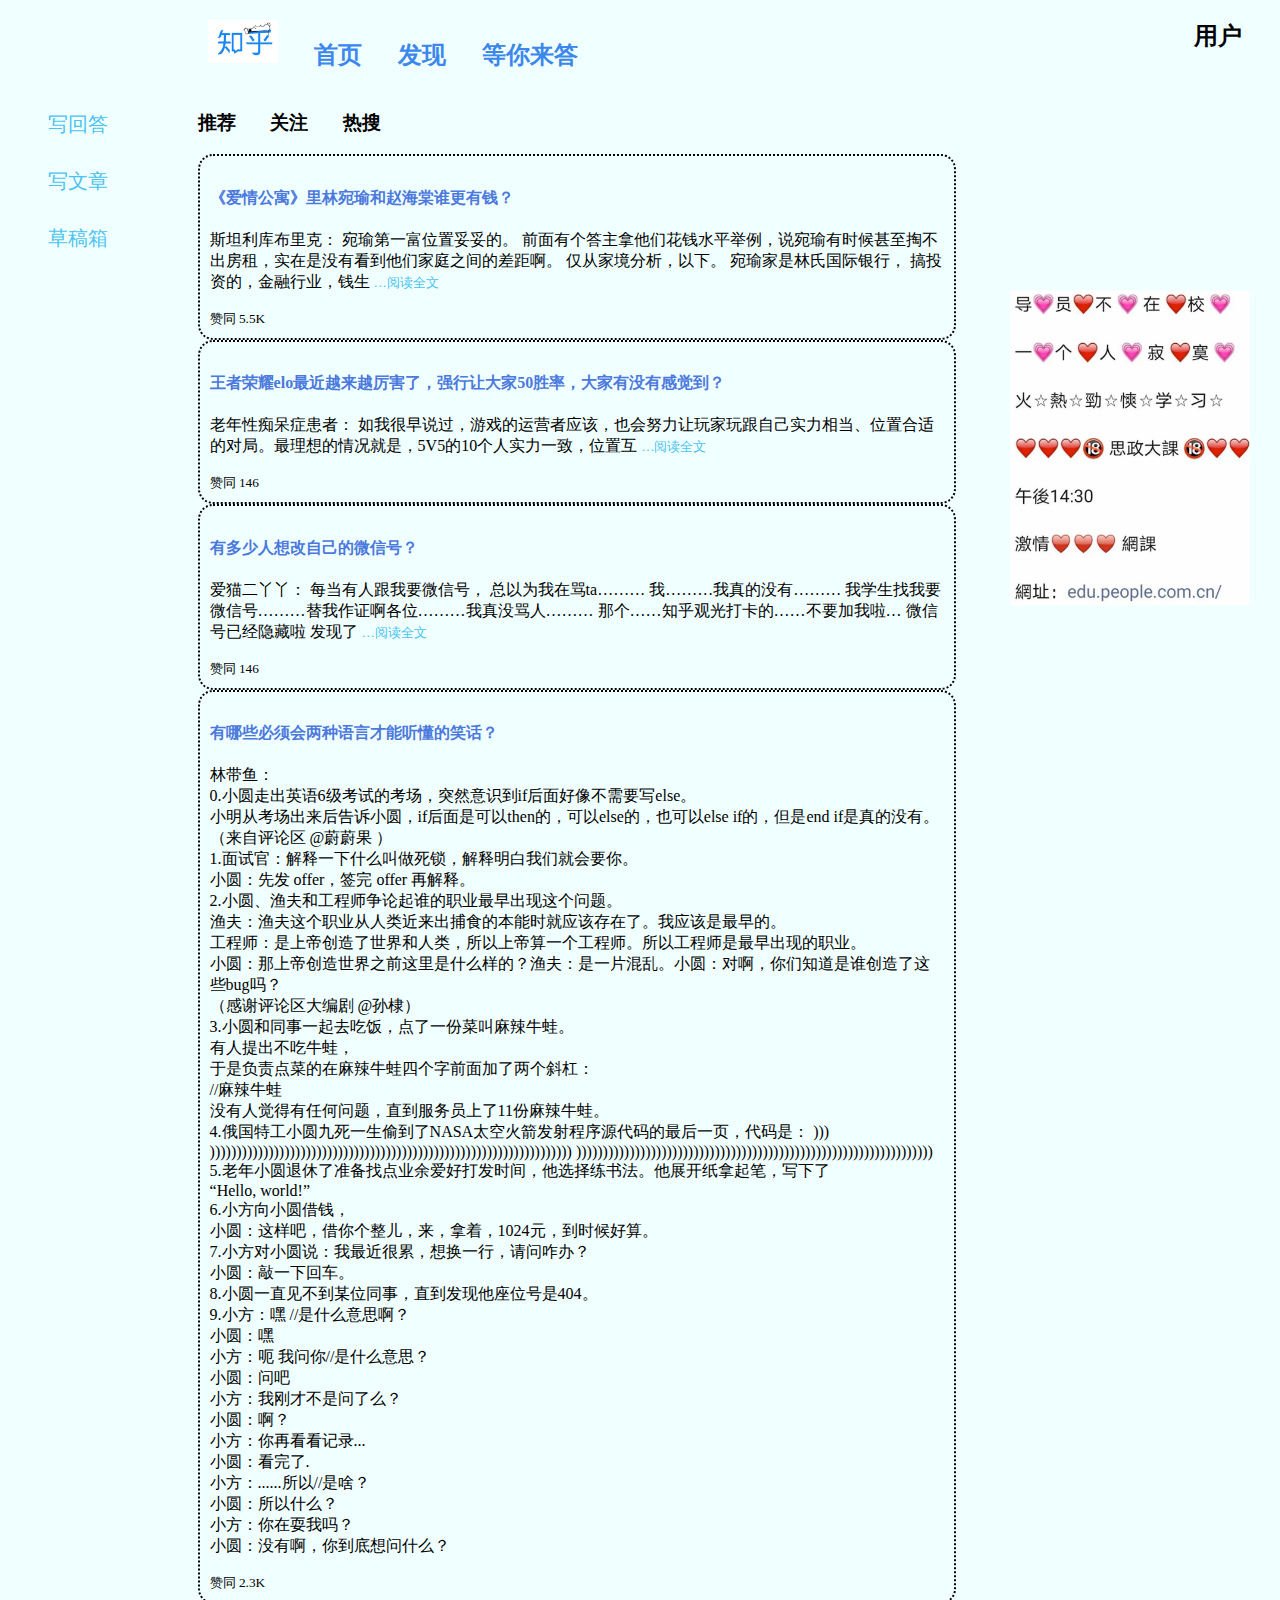
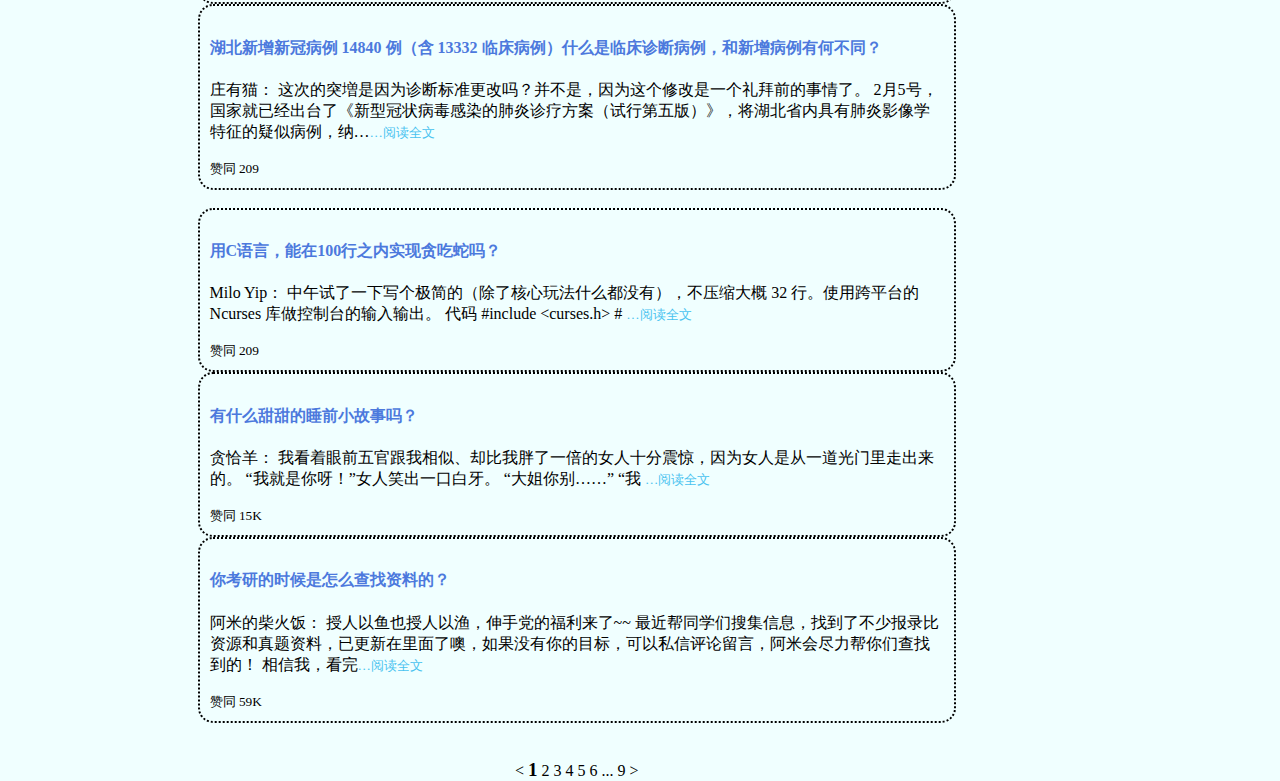
<file: lab1/index.html>
<!DOCTYPE html>
<html lang="en">
<head>
    <meta charset="UTF-8">
    <meta name="viewport" content="width=device-width, initial-scale=1.0">
    <link rel="stylesheet" href="index.css">
    <title>知乎</title>
</head>
<body>
    <header>
        <nav>
            <h2>
                <a id=icon href="https://www.zhihu.com"><img width="70" height="43" src="images/zhihu_logo.jpeg" alt="知乎"></a>
                <a href="https://www.zhihu.com">首页</a>
                <a href="https://www.zhihu.com">发现</a>
                <a href="https://www.zhihu.com">等你来答</a>
                <a id=user href="https://www.zhihu.com">用户</a>
            </h2>
        </nav>
    </header>
    <div>
        <aside>
            <ul>
                <li><a href="https://www.zhihu.com/creator/featured-question/knowledge-plan">写回答</a></li>
                <li><a href="https://zhuanlan.zhihu.com/write">写文章</a></li>
                <li><a href="https://www.zhihu.com/draft?type=answer">草稿箱</a></li>
            </ul>
        </aside>
        <div id=content>
            <h3>
                <a href="https://www.zhihu.com">推荐</a>
                <a href="https://www.zhihu.com">关注</a>
                <a href="https://www.zhihu.com">热搜</a>
            </h3>
            <article>
                <h4>
                    《爱情公寓》里林宛瑜和赵海棠谁更有钱？
                </h4>
                <p>
                    斯坦利库布里克： 宛瑜第一富位置妥妥的。 前面有个答主拿他们花钱水平举例，说宛瑜有时候甚至掏不出房租，实在是没有看到他们家庭之间的差距啊。 仅从家境分析，以下。 宛瑜家是林氏国际银行， 搞投资的，金融行业，钱生
                    <span>…​阅读全文​</span>
                </p>
                <small>
                    赞同 5.5K
                </small>
            </article>
            <article>
                <h4>
                    王者荣耀elo最近越来越厉害了，强行让大家50胜率，大家有没有感觉到？
                </h4>
                <p>
                    老年性痴呆症患者： 如我很早说过，游戏的运营者应该，也会努力让玩家玩跟自己实力相当、位置合适的对局。最理想的情况就是，5V5的10个人实力一致，位置互
                    <span>…​阅读全文​</span>
                </p>
                <small>
                    ​赞同 146​
                </small>
            </article>
            <article>
                <h4>
                    有多少人想改自己的微信号？
                </h4>
                <p>
                    爱猫二丫丫： 每当有人跟我要微信号， 总以为我在骂ta……… 我………我真的没有……… 我学生找我要微信号………替我作证啊各位………我真没骂人……… 那个……知乎观光打卡的……不要加我啦… 微信号已经隐藏啦 发现了
                    <span>…​阅读全文</span>​
                </p>
                <small>
                    ​赞同 146​
                </small>
            </article>
            <article>
                <h4>
                    有哪些必须会两种语言才能听懂的笑话？
                </h4>
                <p>
                    林带鱼：<br>
                    0.小圆走出英语6级考试的考场，突然意识到if后面好像不需要写else。<br>
                    小明从考场出来后告诉小圆，if后面是可以then的，可以else的，也可以else if的，但是end if是真的没有。<br>
                    （来自评论区 @蔚蔚果 ）<br>
                    1.面试官：解释一下什么叫做死锁，解释明白我们就会要你。<br>
                    小圆：先发 offer，签完 offer 再解释。<br>
                    2.小圆、渔夫和工程师争论起谁的职业最早出现这个问题。<br>
                    渔夫：渔夫这个职业从人类近来出捕食的本能时就应该存在了。我应该是最早的。<br>
                    工程师：是上帝创造了世界和人类，所以上帝算一个工程师。所以工程师是最早出现的职业。<br>
                    小圆：那上帝创造世界之前这里是什么样的？渔夫：是一片混乱。小圆：对啊，你们知道是谁创造了这些bug吗？<br>
                    （感谢评论区大编剧 @孙棣）<br>
                    3.小圆和同事一起去吃饭，点了一份菜叫麻辣牛蛙。<br>
                    有人提出不吃牛蛙，<br>
                    于是负责点菜的在麻辣牛蛙四个字前面加了两个斜杠：<br>
                    //麻辣牛蛙<br>
                    没有人觉得有任何问题，直到服务员上了11份麻辣牛蛙。<br>
                    4.俄国特工小圆九死一生偷到了NASA太空火箭发射程序源代码的最后一页，代码是： )))
                    ))))))))))))))))))))))))))))))))))))))))))))))))))))))))))))))))))))
                    )))))))))))))))))))))))))))))))))))))))))))))))))))))))))))))))))))<br>
                    5.老年小圆退休了准备找点业余爱好打发时间，他选择练书法。他展开纸拿起笔，写下了<br>
                    “Hello, world!”<br>
                    6.小方向小圆借钱，<br>
                    小圆：这样吧，借你个整儿，来，拿着，1024元，到时候好算。<br>
                    7.小方对小圆说：我最近很累，想换一行，请问咋办？<br>
                    小圆：敲一下回车。<br>
                    8.小圆一直见不到某位同事，直到发现他座位号是404。<br>
                    9.小方：嘿 //是什么意思啊？<br>
                    小圆：嘿<br>
                    小方：呃 我问你//是什么意思？<br>
                    小圆：问吧<br>
                    小方：我刚才不是问了么？<br>
                    小圆：啊？<br>
                    小方：你再看看记录...<br>
                    小圆：看完了.<br>
                    小方：......所以//是啥？<br>
                    小圆：所以什么？<br>
                    小方：你在耍我吗？<br>
                    小圆：没有啊，你到底想问什么？<br>
                </p>
                <small>
                    ​​赞同 2.3K
                </small>
            </article>
            <article>
                <h4>
                    湖北新增新冠病例 14840 例（含 13332 临床病例）什么是临床诊断病例，和新增病例有何不同？
                </h4>
                <p>
                    庄有猫： 这次的突増是因为诊断标准更改吗？并不是，因为这个修改是一个礼拜前的事情了。 2月5号，国家就已经出台了《新型冠状病毒感染的肺炎诊疗方案（试行第五版）》，将湖北省内具有肺炎影像学特征的疑似病例，纳…
                    ​<span>…​阅读全文​</span>
                </p>
                <small>
                    ​赞同 209​
                </small>
            </article>
            ​<article>
                <h4>
                    用C语言，能在100行之内实现贪吃蛇吗？
                </h4>
                <p>
                    Milo Yip： 中午试了一下写个极简的（除了核心玩法什么都没有），不压缩大概 32 行。使用跨平台的 Ncurses 库做控制台的输入输出。 代码 #include &#60curses.h&#62 #
                    <span>…​阅读全文​</span>
                </p>
                <small>
                    ​赞同 209​
                </small>
            </article>
            <article>
                <h4>
                    有什么甜甜的睡前小故事吗？
                </h4>
                <p>
                    贪恰羊： 我看着眼前五官跟我相似、却比我胖了一倍的女人十分震惊，因为女人是从一道光门里走出来的。 “我就是你呀！”女人笑出一口白牙。 “大姐你别……” “我
                    <span>…​阅读全文​</span>
                </p>
                <small>
                    ​赞同 15K
                </small>
            </article>
            <article>
                <h4>
                    你考研的时候是怎么查找资料的？
                </h4>
                <p>
                    阿米的柴火饭： 授人以鱼也授人以渔，伸手党的福利来了~~ 最近帮同学们搜集信息，找到了不少报录比资源和真题资料，已更新在里面了噢，如果没有你的目标，可以私信评论留言，阿米会尽力帮你们查找到的！ 相信我，看完
                    ​<span>…​阅读全文​</span>
                </p>
                <small>
                    ​赞同 59K
                </small>
            </article>
            <br><br>
            <div id=pages>
                < <span>1</span> 2 3 4 5 6 ... 9 >
            </div>
        </div>
    </div>
    <div id=ads>
        <a href="https://edu.people.com.cn"><img src="images/yooo.png" height="315px" width="240px" alt="ads"></a>
    </div>
</body>
</html>
</file>
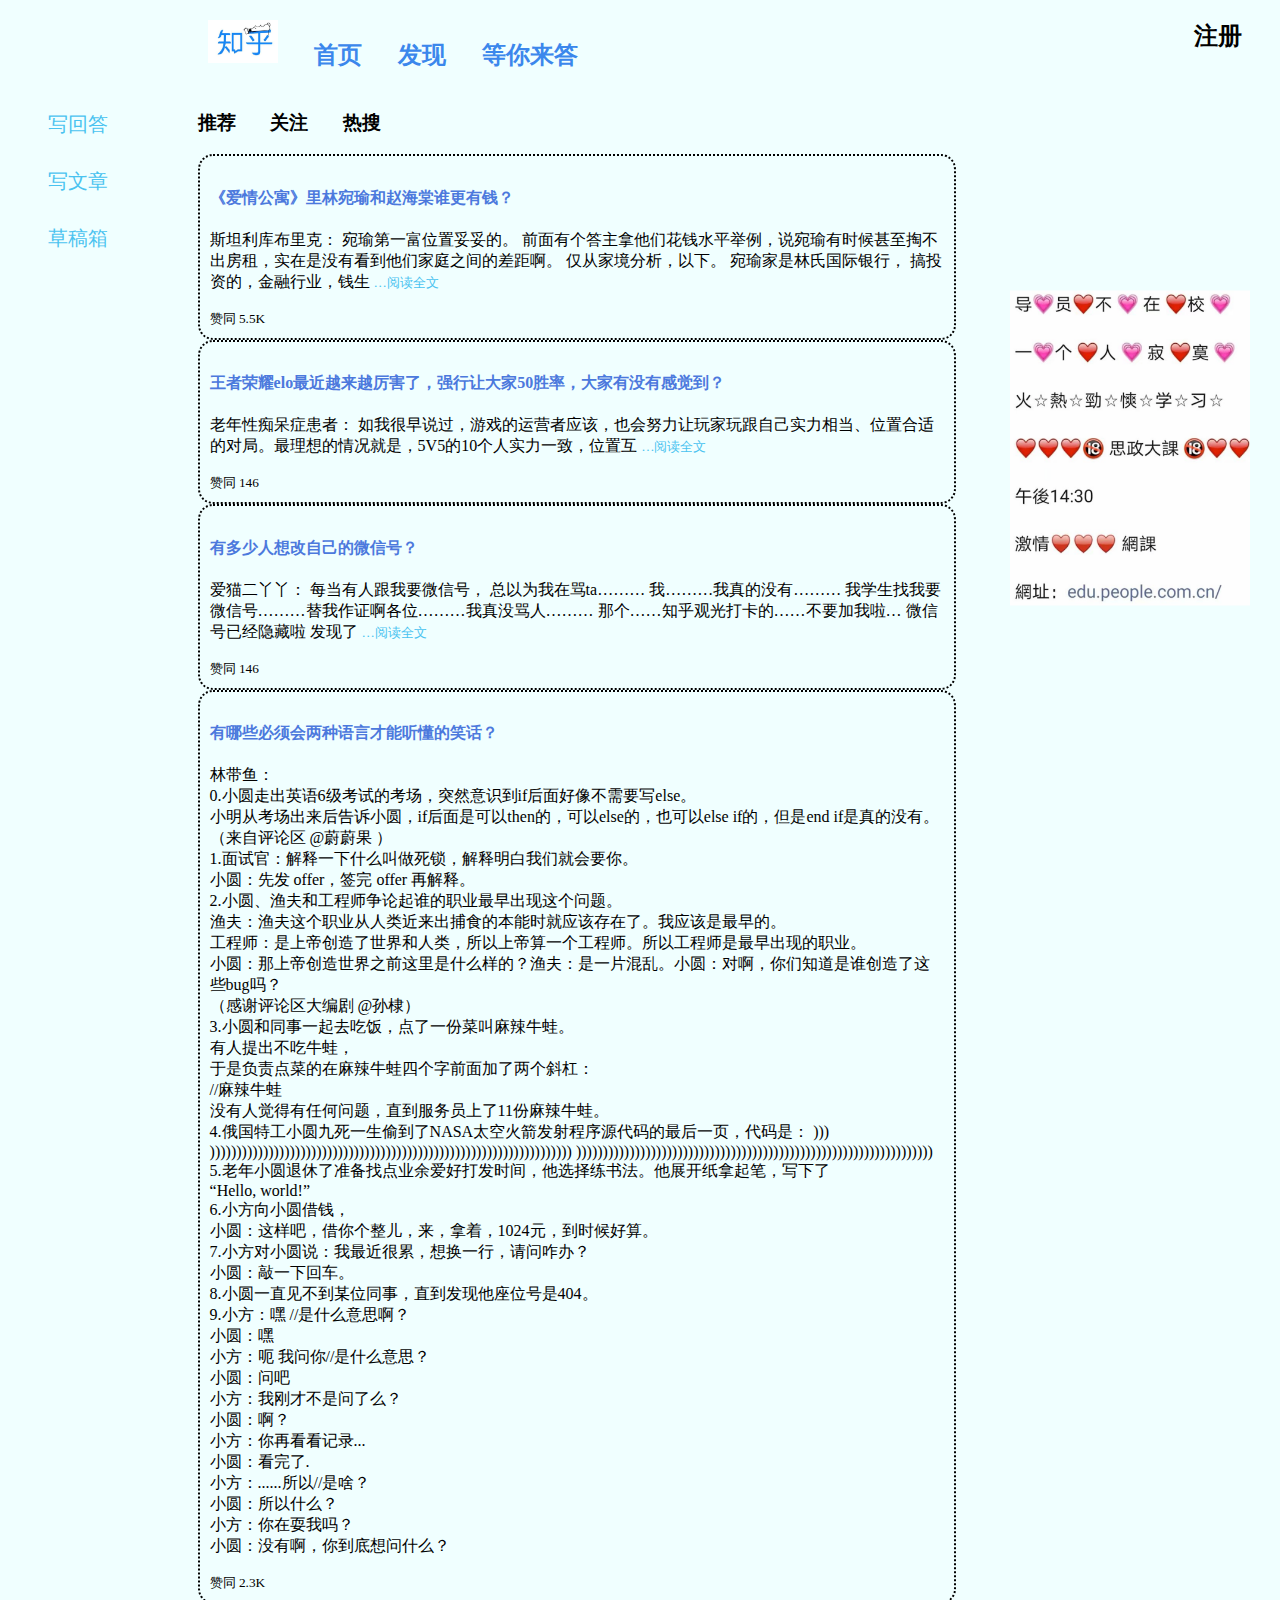
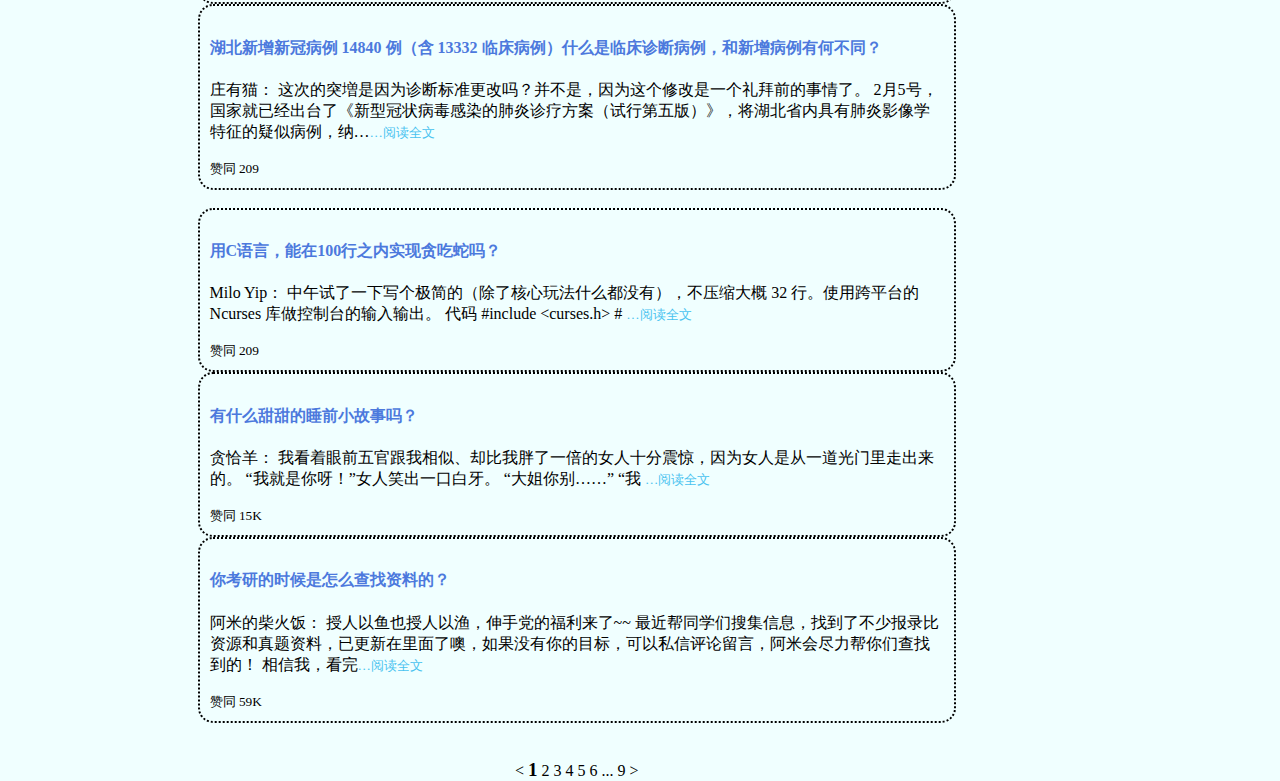
<file: lab2/index.html>
<!DOCTYPE html>
<html lang="en">
<head>
    <meta charset="UTF-8">
    <meta name="viewport" content="width=device-width, initial-scale=1.0">
    <link rel="stylesheet" href="index.css">
    <title>知乎</title>
</head>
<body>
    <header>
        <nav>
            <h2>
                <a id=icon href="https://www.zhihu.com"><img width="70" height="43" src="images/zhihu_logo.jpeg" alt="知乎"></a>
                <a href="https://www.zhihu.com">首页</a>
                <a href="https://www.zhihu.com">发现</a>
                <a href="https://www.zhihu.com">等你来答</a>
                <a id=user href="register.html">注册</a>
            </h2>
        </nav>
    </header>
    <div>
        <aside>
            <ul>
                <li><a href="https://www.zhihu.com/creator/featured-question/knowledge-plan">写回答</a></li>
                <li><a href="https://zhuanlan.zhihu.com/write">写文章</a></li>
                <li><a href="https://www.zhihu.com/draft?type=answer">草稿箱</a></li>
            </ul>
        </aside>
        <div id=content>
            <h3>
                <a href="https://www.zhihu.com">推荐</a>
                <a href="https://www.zhihu.com">关注</a>
                <a href="https://www.zhihu.com">热搜</a>
            </h3>
            <article>
                <h4>
                    《爱情公寓》里林宛瑜和赵海棠谁更有钱？
                </h4>
                <p>
                    斯坦利库布里克： 宛瑜第一富位置妥妥的。 前面有个答主拿他们花钱水平举例，说宛瑜有时候甚至掏不出房租，实在是没有看到他们家庭之间的差距啊。 仅从家境分析，以下。 宛瑜家是林氏国际银行， 搞投资的，金融行业，钱生
                    <span>…​阅读全文​</span>
                </p>
                <small>
                    赞同 5.5K
                </small>
            </article>
            <article>
                <h4>
                    王者荣耀elo最近越来越厉害了，强行让大家50胜率，大家有没有感觉到？
                </h4>
                <p>
                    老年性痴呆症患者： 如我很早说过，游戏的运营者应该，也会努力让玩家玩跟自己实力相当、位置合适的对局。最理想的情况就是，5V5的10个人实力一致，位置互
                    <span>…​阅读全文​</span>
                </p>
                <small>
                    ​赞同 146​
                </small>
            </article>
            <article>
                <h4>
                    有多少人想改自己的微信号？
                </h4>
                <p>
                    爱猫二丫丫： 每当有人跟我要微信号， 总以为我在骂ta……… 我………我真的没有……… 我学生找我要微信号………替我作证啊各位………我真没骂人……… 那个……知乎观光打卡的……不要加我啦… 微信号已经隐藏啦 发现了
                    <span>…​阅读全文</span>​
                </p>
                <small>
                    ​赞同 146​
                </small>
            </article>
            <article>
                <h4>
                    有哪些必须会两种语言才能听懂的笑话？
                </h4>
                <p>
                    林带鱼：<br>
                    0.小圆走出英语6级考试的考场，突然意识到if后面好像不需要写else。<br>
                    小明从考场出来后告诉小圆，if后面是可以then的，可以else的，也可以else if的，但是end if是真的没有。<br>
                    （来自评论区 @蔚蔚果 ）<br>
                    1.面试官：解释一下什么叫做死锁，解释明白我们就会要你。<br>
                    小圆：先发 offer，签完 offer 再解释。<br>
                    2.小圆、渔夫和工程师争论起谁的职业最早出现这个问题。<br>
                    渔夫：渔夫这个职业从人类近来出捕食的本能时就应该存在了。我应该是最早的。<br>
                    工程师：是上帝创造了世界和人类，所以上帝算一个工程师。所以工程师是最早出现的职业。<br>
                    小圆：那上帝创造世界之前这里是什么样的？渔夫：是一片混乱。小圆：对啊，你们知道是谁创造了这些bug吗？<br>
                    （感谢评论区大编剧 @孙棣）<br>
                    3.小圆和同事一起去吃饭，点了一份菜叫麻辣牛蛙。<br>
                    有人提出不吃牛蛙，<br>
                    于是负责点菜的在麻辣牛蛙四个字前面加了两个斜杠：<br>
                    //麻辣牛蛙<br>
                    没有人觉得有任何问题，直到服务员上了11份麻辣牛蛙。<br>
                    4.俄国特工小圆九死一生偷到了NASA太空火箭发射程序源代码的最后一页，代码是： )))
                    ))))))))))))))))))))))))))))))))))))))))))))))))))))))))))))))))))))
                    )))))))))))))))))))))))))))))))))))))))))))))))))))))))))))))))))))<br>
                    5.老年小圆退休了准备找点业余爱好打发时间，他选择练书法。他展开纸拿起笔，写下了<br>
                    “Hello, world!”<br>
                    6.小方向小圆借钱，<br>
                    小圆：这样吧，借你个整儿，来，拿着，1024元，到时候好算。<br>
                    7.小方对小圆说：我最近很累，想换一行，请问咋办？<br>
                    小圆：敲一下回车。<br>
                    8.小圆一直见不到某位同事，直到发现他座位号是404。<br>
                    9.小方：嘿 //是什么意思啊？<br>
                    小圆：嘿<br>
                    小方：呃 我问你//是什么意思？<br>
                    小圆：问吧<br>
                    小方：我刚才不是问了么？<br>
                    小圆：啊？<br>
                    小方：你再看看记录...<br>
                    小圆：看完了.<br>
                    小方：......所以//是啥？<br>
                    小圆：所以什么？<br>
                    小方：你在耍我吗？<br>
                    小圆：没有啊，你到底想问什么？<br>
                </p>
                <small>
                    ​​赞同 2.3K
                </small>
            </article>
            <article>
                <h4>
                    湖北新增新冠病例 14840 例（含 13332 临床病例）什么是临床诊断病例，和新增病例有何不同？
                </h4>
                <p>
                    庄有猫： 这次的突増是因为诊断标准更改吗？并不是，因为这个修改是一个礼拜前的事情了。 2月5号，国家就已经出台了《新型冠状病毒感染的肺炎诊疗方案（试行第五版）》，将湖北省内具有肺炎影像学特征的疑似病例，纳…
                    ​<span>…​阅读全文​</span>
                </p>
                <small>
                    ​赞同 209​
                </small>
            </article>
            ​<article>
                <h4>
                    用C语言，能在100行之内实现贪吃蛇吗？
                </h4>
                <p>
                    Milo Yip： 中午试了一下写个极简的（除了核心玩法什么都没有），不压缩大概 32 行。使用跨平台的 Ncurses 库做控制台的输入输出。 代码 #include &#60curses.h&#62 #
                    <span>…​阅读全文​</span>
                </p>
                <small>
                    ​赞同 209​
                </small>
            </article>
            <article>
                <h4>
                    有什么甜甜的睡前小故事吗？
                </h4>
                <p>
                    贪恰羊： 我看着眼前五官跟我相似、却比我胖了一倍的女人十分震惊，因为女人是从一道光门里走出来的。 “我就是你呀！”女人笑出一口白牙。 “大姐你别……” “我
                    <span>…​阅读全文​</span>
                </p>
                <small>
                    ​赞同 15K
                </small>
            </article>
            <article>
                <h4>
                    你考研的时候是怎么查找资料的？
                </h4>
                <p>
                    阿米的柴火饭： 授人以鱼也授人以渔，伸手党的福利来了~~ 最近帮同学们搜集信息，找到了不少报录比资源和真题资料，已更新在里面了噢，如果没有你的目标，可以私信评论留言，阿米会尽力帮你们查找到的！ 相信我，看完
                    ​<span>…​阅读全文​</span>
                </p>
                <small>
                    ​赞同 59K
                </small>
            </article>
            <br><br>
            <div id=pages>
                < <span>1</span> 2 3 4 5 6 ... 9 >
            </div>
        </div>
    </div>
    <div id=ads>
        <a href="https://edu.people.com.cn"><img src="images/yooo.png" height="315px" width="240px" alt="ads"></a>
    </div>
</body>
</html>
</file>
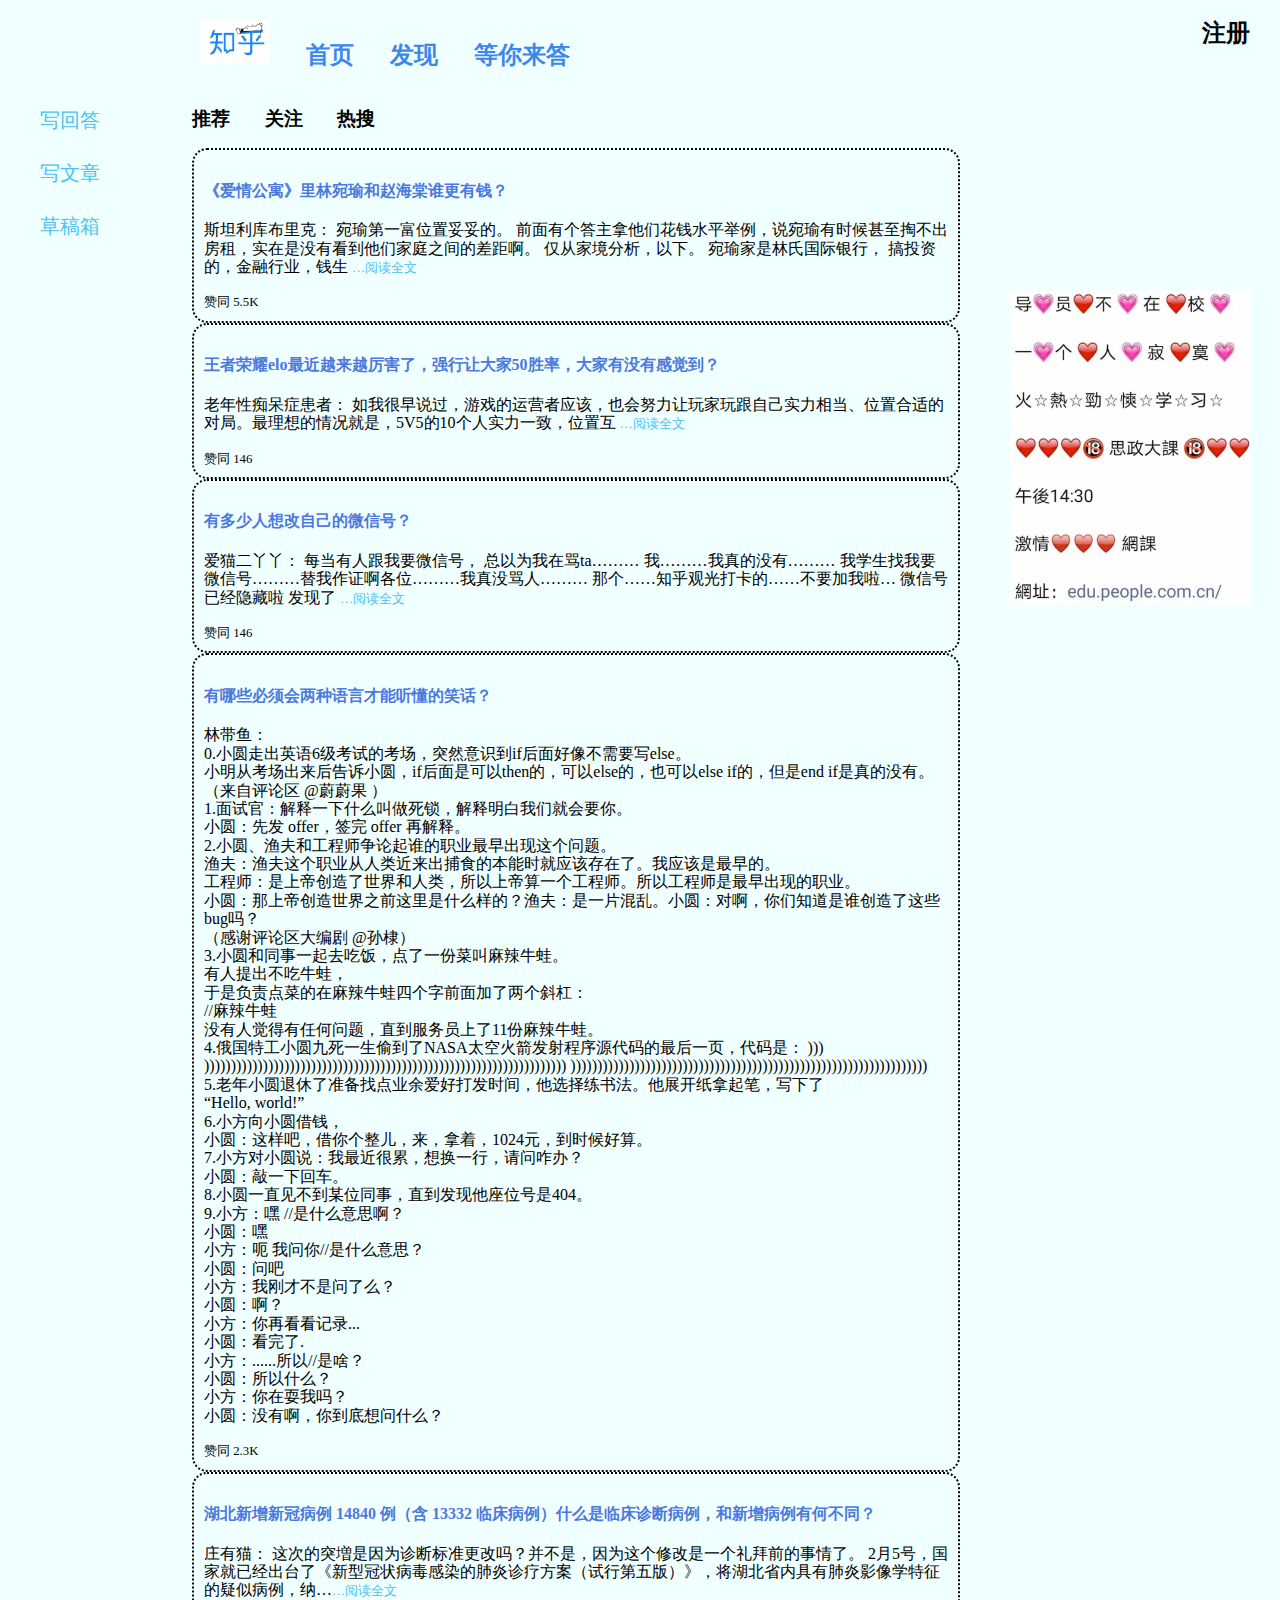
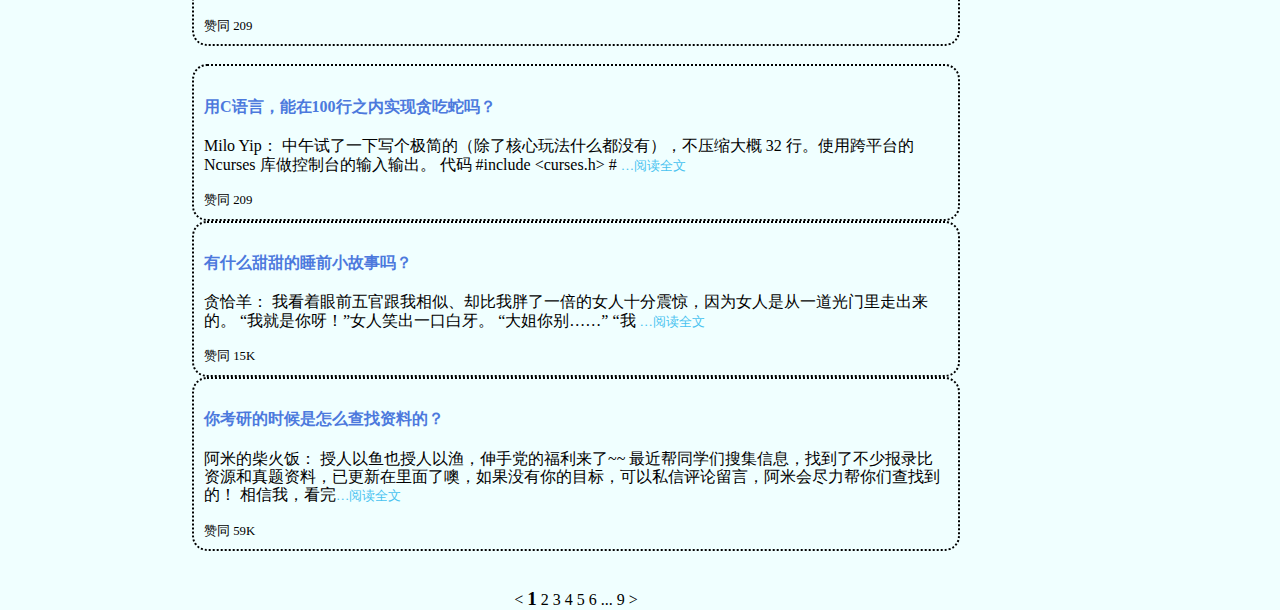
<file: lab3/index.html>
<!DOCTYPE html>
<html lang="en">
<head>
    <link rel="stylesheet" href="css/reset.css">
    <link rel="stylesheet" href="css/index.css">
    <meta charset="UTF-8">
    <meta name="viewport" content="width=device-width, initial-scale=1.0">

    <title>知乎</title>
</head>
<body>
    <header>
        <nav>
            <h2>
                <a id=icon href="https://www.zhihu.com"><img width="70" height="43" src="images/zhihu_logo.jpeg" alt="知乎"></a>
                <a href="https://www.zhihu.com">首页</a>
                <a href="https://www.zhihu.com">发现</a>
                <a href="https://www.zhihu.com">等你来答</a>
                <a id=user href="register.html">注册</a>
            </h2>
        </nav>
    </header>
    <div>
        <aside>
            <ul>
                <li><a href="https://www.zhihu.com/creator/featured-question/knowledge-plan">写回答</a></li>
                <li><a href="https://zhuanlan.zhihu.com/write">写文章</a></li>
                <li><a href="https://www.zhihu.com/draft?type=answer">草稿箱</a></li>
            </ul>
        </aside>
        <div id=content>
            <h3>
                <a href="https://www.zhihu.com">推荐</a>
                <a href="https://www.zhihu.com">关注</a>
                <a href="https://www.zhihu.com">热搜</a>
            </h3>
            <article>
                <h4>
                    《爱情公寓》里林宛瑜和赵海棠谁更有钱？
                </h4>
                <p>
                    斯坦利库布里克： 宛瑜第一富位置妥妥的。 前面有个答主拿他们花钱水平举例，说宛瑜有时候甚至掏不出房租，实在是没有看到他们家庭之间的差距啊。 仅从家境分析，以下。 宛瑜家是林氏国际银行， 搞投资的，金融行业，钱生
                    <span>…​阅读全文​</span>
                </p>
                <small>
                    赞同 5.5K
                </small>
            </article>
            <article>
                <h4>
                    王者荣耀elo最近越来越厉害了，强行让大家50胜率，大家有没有感觉到？
                </h4>
                <p>
                    老年性痴呆症患者： 如我很早说过，游戏的运营者应该，也会努力让玩家玩跟自己实力相当、位置合适的对局。最理想的情况就是，5V5的10个人实力一致，位置互
                    <span>…​阅读全文​</span>
                </p>
                <small>
                    ​赞同 146​
                </small>
            </article>
            <article>
                <h4>
                    有多少人想改自己的微信号？
                </h4>
                <p>
                    爱猫二丫丫： 每当有人跟我要微信号， 总以为我在骂ta……… 我………我真的没有……… 我学生找我要微信号………替我作证啊各位………我真没骂人……… 那个……知乎观光打卡的……不要加我啦… 微信号已经隐藏啦 发现了
                    <span>…​阅读全文</span>​
                </p>
                <small>
                    ​赞同 146​
                </small>
            </article>
            <article>
                <h4>
                    有哪些必须会两种语言才能听懂的笑话？
                </h4>
                <p>
                    林带鱼：<br>
                    0.小圆走出英语6级考试的考场，突然意识到if后面好像不需要写else。<br>
                    小明从考场出来后告诉小圆，if后面是可以then的，可以else的，也可以else if的，但是end if是真的没有。<br>
                    （来自评论区 @蔚蔚果 ）<br>
                    1.面试官：解释一下什么叫做死锁，解释明白我们就会要你。<br>
                    小圆：先发 offer，签完 offer 再解释。<br>
                    2.小圆、渔夫和工程师争论起谁的职业最早出现这个问题。<br>
                    渔夫：渔夫这个职业从人类近来出捕食的本能时就应该存在了。我应该是最早的。<br>
                    工程师：是上帝创造了世界和人类，所以上帝算一个工程师。所以工程师是最早出现的职业。<br>
                    小圆：那上帝创造世界之前这里是什么样的？渔夫：是一片混乱。小圆：对啊，你们知道是谁创造了这些bug吗？<br>
                    （感谢评论区大编剧 @孙棣）<br>
                    3.小圆和同事一起去吃饭，点了一份菜叫麻辣牛蛙。<br>
                    有人提出不吃牛蛙，<br>
                    于是负责点菜的在麻辣牛蛙四个字前面加了两个斜杠：<br>
                    //麻辣牛蛙<br>
                    没有人觉得有任何问题，直到服务员上了11份麻辣牛蛙。<br>
                    4.俄国特工小圆九死一生偷到了NASA太空火箭发射程序源代码的最后一页，代码是： )))
                    ))))))))))))))))))))))))))))))))))))))))))))))))))))))))))))))))))))
                    )))))))))))))))))))))))))))))))))))))))))))))))))))))))))))))))))))<br>
                    5.老年小圆退休了准备找点业余爱好打发时间，他选择练书法。他展开纸拿起笔，写下了<br>
                    “Hello, world!”<br>
                    6.小方向小圆借钱，<br>
                    小圆：这样吧，借你个整儿，来，拿着，1024元，到时候好算。<br>
                    7.小方对小圆说：我最近很累，想换一行，请问咋办？<br>
                    小圆：敲一下回车。<br>
                    8.小圆一直见不到某位同事，直到发现他座位号是404。<br>
                    9.小方：嘿 //是什么意思啊？<br>
                    小圆：嘿<br>
                    小方：呃 我问你//是什么意思？<br>
                    小圆：问吧<br>
                    小方：我刚才不是问了么？<br>
                    小圆：啊？<br>
                    小方：你再看看记录...<br>
                    小圆：看完了.<br>
                    小方：......所以//是啥？<br>
                    小圆：所以什么？<br>
                    小方：你在耍我吗？<br>
                    小圆：没有啊，你到底想问什么？<br>
                </p>
                <small>
                    ​​赞同 2.3K
                </small>
            </article>
            <article>
                <h4>
                    湖北新增新冠病例 14840 例（含 13332 临床病例）什么是临床诊断病例，和新增病例有何不同？
                </h4>
                <p>
                    庄有猫： 这次的突増是因为诊断标准更改吗？并不是，因为这个修改是一个礼拜前的事情了。 2月5号，国家就已经出台了《新型冠状病毒感染的肺炎诊疗方案（试行第五版）》，将湖北省内具有肺炎影像学特征的疑似病例，纳…
                    ​<span>…​阅读全文​</span>
                </p>
                <small>
                    ​赞同 209​
                </small>
            </article>
            ​<article>
                <h4>
                    用C语言，能在100行之内实现贪吃蛇吗？
                </h4>
                <p>
                    Milo Yip： 中午试了一下写个极简的（除了核心玩法什么都没有），不压缩大概 32 行。使用跨平台的 Ncurses 库做控制台的输入输出。 代码 #include &#60curses.h&#62 #
                    <span>…​阅读全文​</span>
                </p>
                <small>
                    ​赞同 209​
                </small>
            </article>
            <article>
                <h4>
                    有什么甜甜的睡前小故事吗？
                </h4>
                <p>
                    贪恰羊： 我看着眼前五官跟我相似、却比我胖了一倍的女人十分震惊，因为女人是从一道光门里走出来的。 “我就是你呀！”女人笑出一口白牙。 “大姐你别……” “我
                    <span>…​阅读全文​</span>
                </p>
                <small>
                    ​赞同 15K
                </small>
            </article>
            <article>
                <h4>
                    你考研的时候是怎么查找资料的？
                </h4>
                <p>
                    阿米的柴火饭： 授人以鱼也授人以渔，伸手党的福利来了~~ 最近帮同学们搜集信息，找到了不少报录比资源和真题资料，已更新在里面了噢，如果没有你的目标，可以私信评论留言，阿米会尽力帮你们查找到的！ 相信我，看完
                    ​<span>…​阅读全文​</span>
                </p>
                <small>
                    ​赞同 59K
                </small>
            </article>
            <br><br>
            <div id=pages>
                < <span>1</span> 2 3 4 5 6 ... 9 >
            </div>
        </div>
    </div>
    <div id=ads>
        <a href="https://edu.people.com.cn"><img src="images/yooo.png" height="315px" width="240px" alt="ads"></a>
    </div>
</body>
</html>
</file>
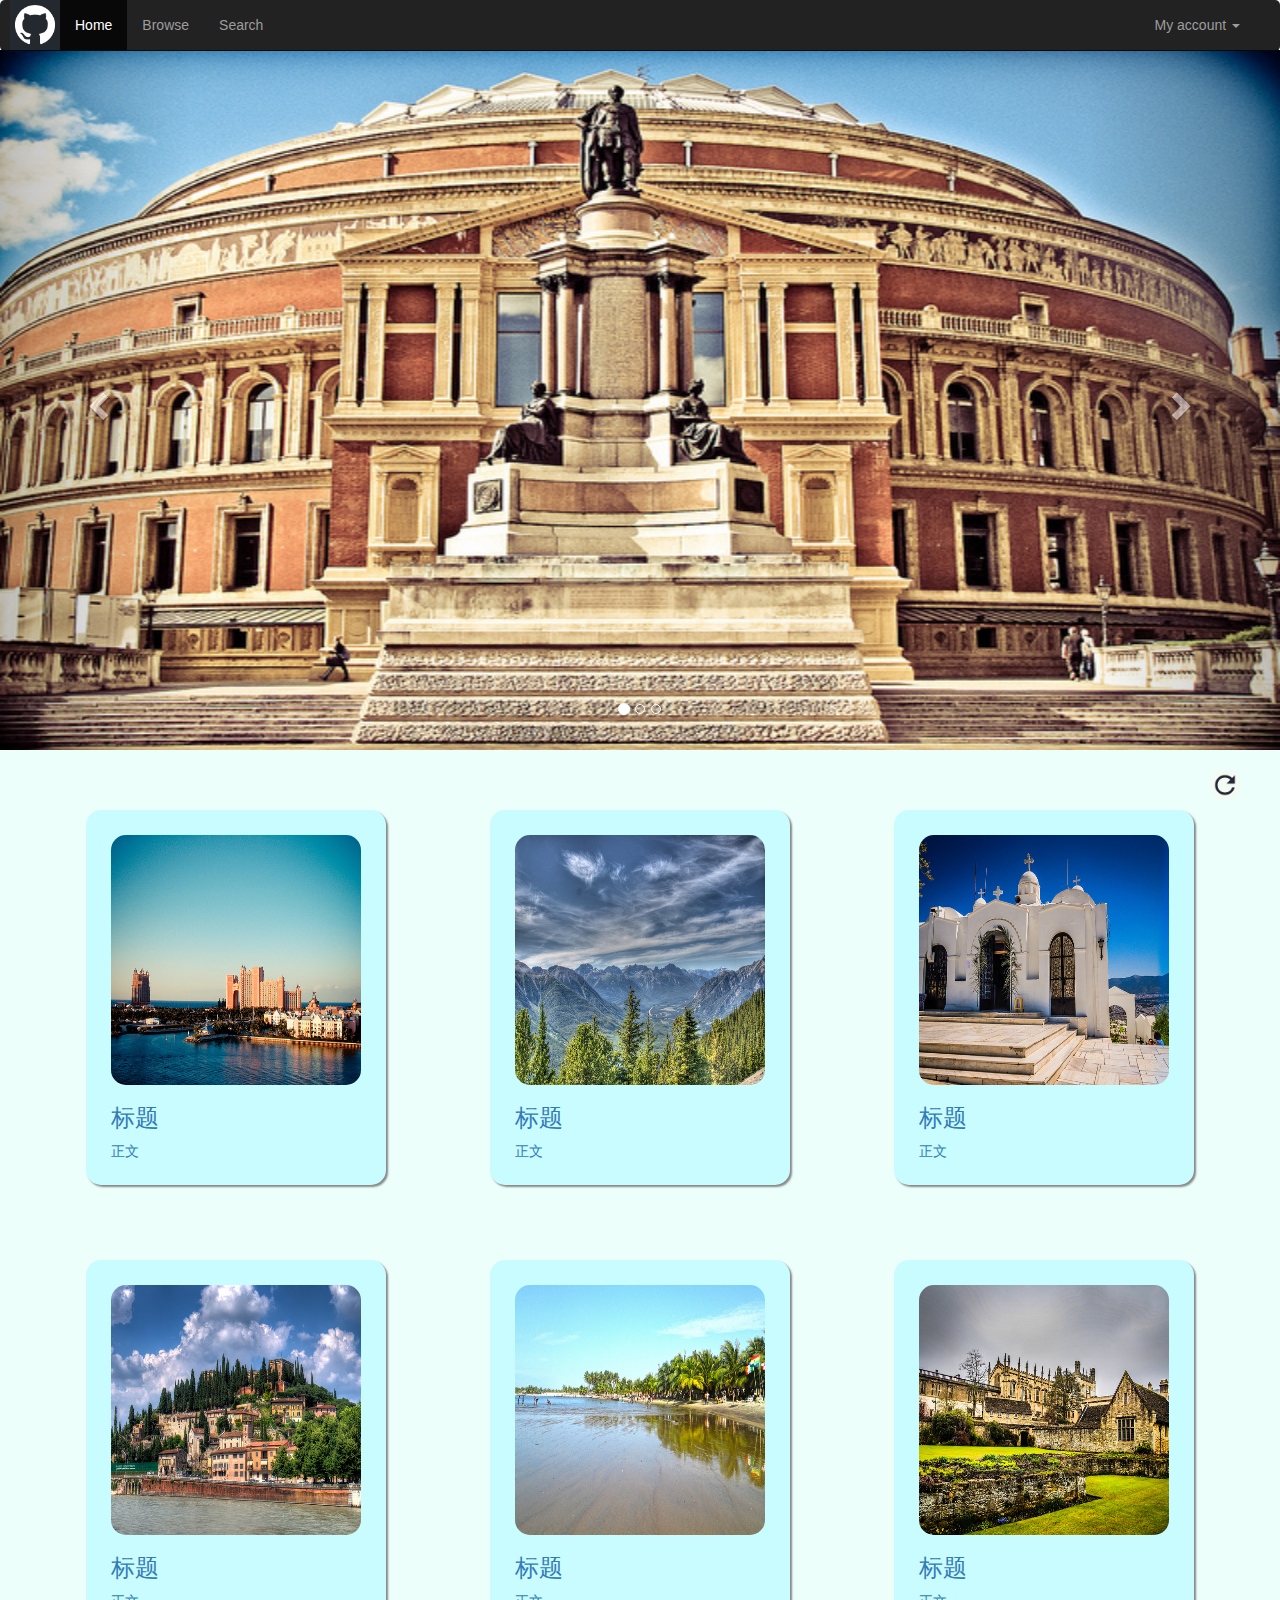
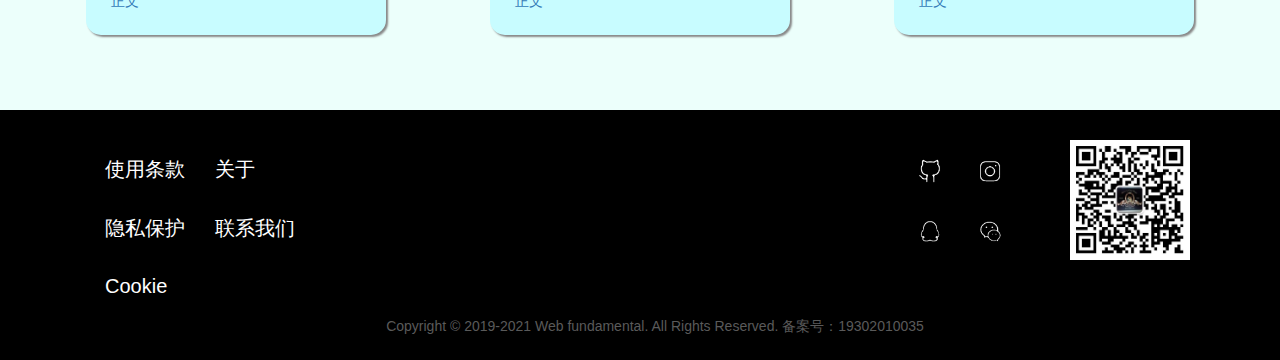
<file: lab4/index.html>
<!DOCTYPE html>
<html lang="en">
<head>
    <meta charset="utf-8">
    <meta http-equiv="X-UA-Compatible" content="IE=edge">
    <meta name="viewport" content="width=device-width, initial-scale=1">
    <meta name="description" content="">
    <meta name="author" content="">
    <title>Home Page</title>

    <!-- Bootstrap core CSS -->
    <link href="bootstrap-3.3.7-dist/css/bootstrap.min.css" rel="stylesheet">

    <!-- IE10 viewport hack for Surface/desktop Windows 8 bug -->
    <link href="bootstrap-3.3.7-dist/css/ie10-viewport-bug-workaround.css" rel="stylesheet">

    <!-- HTML5 shim and Respond.js for IE8 support of HTML5 elements and media queries -->
    <!--[if lt IE 9]>
    <script src="https://oss.maxcdn.com/html5shiv/3.7.3/html5shiv.min.js"></script>
    <script src="https://oss.maxcdn.com/respond/1.4.2/respond.min.js"></script>
    <![endif]-->

    <link href="index.css" rel="stylesheet">
</head>
<body>
<nav class="navbar navbar-inverse navbar-fixed-top">
    <div class="container">
        <div class="navbar-header">
            <button type="button" class="navbar-toggle collapsed" data-toggle="collapse" data-target="#navbar"
                    aria-expanded="false" aria-controls="navbar">
                <span class="sr-only">Toggle navigation</span>
                <span class="icon-bar"></span>
                <span class="icon-bar"></span>
                <span class="icon-bar"></span>
            </button>
        </div>
        <div id="navbar" class="navbar-collapse collapse">
            <ul class="nav navbar-nav">
                <li><img src="images/icon.png" height="50" width="50" alt="icon"></li>
                <li class="active"><a href="#">Home</a></li>
                <li><a href="#">Browse</a></li>
                <li><a href="#">Search</a></li>
            </ul>
            <ul class="nav navbar-nav navbar-right">
                <li class="dropdown">
                    <a href="#" class="dropdown-toggle" data-toggle="dropdown" role="button" aria-haspopup="true"
                       aria-expanded="false">My account <span class="caret"></span></a>
                    <ul class="dropdown-menu">
                        <li><a href="#">Upload</a></li>
                        <li><a href="#">My photos</a></li>
                        <li><a href="#">My favourites</a></li>
                        <li role="separator" class="divider"></li>
                        <li><a href="#">Login</a></li>
                    </ul>
                </li>
            </ul>
        </div>
    </div>
</nav>

<div id="myCarousel" class="carousel slide" data-ride="carousel" data-interval="3000" data-pause="hover" data-wrap="true">
    <ol class="carousel-indicators">
        <li data-target="#myCarousel" data-slide-to="0" class="active"></li>
        <li data-target="#myCarousel" data-slide-to="1"></li>
        <li data-target="#myCarousel" data-slide-to="2"></li>
    </ol>
    <div class="carousel-inner" role="listbox">
        <div class="item active">
            <img class="first-slide" src="images/carousel/carousel1.jpg" alt="First slide">
        </div>
        <div class="item">
            <img class="second-slide" src="images/carousel/carousel2.jpg" alt="Second slide">
        </div>
        <div class="item">
            <img class="third-slide" src="images/carousel/carousel3.jpg" alt="Third slide">
        </div>
    </div>
    <a class="left carousel-control" href="#myCarousel" role="button" data-slide="prev">
        <span class="glyphicon glyphicon-chevron-left" aria-hidden="true"></span>
        <span class="sr-only">Previous</span>
    </a>
    <a class="right carousel-control" href="#myCarousel" role="button" data-slide="next">
        <span class="glyphicon glyphicon-chevron-right" aria-hidden="true"></span>
        <span class="sr-only">Next</span>
    </a>
</div>

<div id="showImages">
    <div class="row">
        <div class="pic">
            <a href="#">
                <p><img src="images/pictures/pic1.jpg" alt="pic"></p>
                <h3>标题</h3>
                <p>正文</p>
            </a>
        </div>
        <div class="pic">
            <a href="#">
                <p><img src="images/pictures/pic2.jpg" alt="pic"></p>
                <h3>标题</h3>
                <p>正文</p>
            </a>
        </div>
        <div class="pic last">
            <a href="#">
                <p><img src="images/pictures/pic3.jpg" alt="pic"></p>
                <h3>标题</h3>
                <p>正文</p>
            </a>
        </div>
    </div>

    <div class="row">
        <div class="pic">
            <a href="#">
                <p><img src="images/pictures/pic4.jpg" alt="pic"></p>
                <h3>标题</h3>
                <p>正文</p>
            </a>
        </div>
        <div class="pic">
            <a href="#">
                <p><img src="images/pictures/pic5.jpg" alt="pic"></p>
                <h3>标题</h3>
                <p>正文</p>
            </a>
        </div>
        <div class="pic last">
            <a href="#">
                <p><img src="images/pictures/pic6.jpg" alt="pic"></p>
                <h3>标题</h3>
                <p>正文</p>
            </a>
        </div>
    </div>
</div>

<div>
    <footer>
        <div class="container">
            <div id="left">
                <table>
                    <tr>
                        <td><a href="#">使用条款</a></td>
                        <td><a href="#">关于</a></td>
                    </tr>
                    <tr>
                        <td><a href="#">隐私保护</a></td>
                        <td><a href="#">联系我们</a></td>
                    </tr>
                    <tr>
                        <td><a href="#">Cookie</a></td>
                    </tr>
                </table>
            </div>

            <div id="right">
                <a href="#"><img src="images/footer/QRcode.jpeg" alt="QRcode" height="120" width="120"></a>
            </div>

            <div id="middle">
                <table>
                    <tr>
                        <td><a href="#"><img src="images/footer/github.png" alt="github" height="30" width="30"></a>
                        </td>
                        <td><a href="#"><img src="images/footer/shot.png" alt="shot" height="30" width="30"></a></td>
                    </tr>
                    <tr>
                        <td><a href="#"><img src="images/footer/tencent.png" alt="tencent" height="30" width="30"></a>
                        </td>
                        <td><a href="#"><img src="images/footer/weixin.png" alt="wechat" height="30" width="30"></a>
                        </td>
                    </tr>
                </table>
            </div>
        </div>

        <div>
            <p id="foot">Copyright © 2019-2021 Web fundamental. All Rights Reserved. 备案号：19302010035</p>
        </div>
    </footer>
</div>

<div id="fixed">
    <div id="to-top">
        <img src="images/fixed/totop.png" alt="to-top" height="30" width="30">
    </div>

    <div id="refresh">
        <img src="images/fixed/refresh.png" alt="refresh" height="30" width="30" onclick="alert('图片已更新')">
    </div>
</div>

<script src="https://ajax.googleapis.com/ajax/libs/jquery/1.12.4/jquery.min.js"></script>
<script>window.jQuery || document.write('<script src="bootstrap-3.3.7-dist/js/jquery.min.js"><\/script>')</script>
<script src="bootstrap-3.3.7-dist/js/bootstrap.min.js"></script>
<!-- Just to make our placeholder images work. Don't actually copy the next line! -->
<script src="bootstrap-3.3.7-dist/js/holder.min.js"></script>
<!-- IE10 viewport hack for Surface/desktop Windows 8 bug -->
<script src="bootstrap-3.3.7-dist/js/ie10-viewport-bug-workaround.js"></script>
<script>
    $(document).ready(function () {
        $("#to-top").hide();
        $(function () {
            $(window).scroll(function () {
                if ($(window).scrollTop() > 300) {
                    $("#to-top").fadeIn(500);
                } else {
                    $("#to-top").fadeOut(500);
                }
            });
            $("#to-top").click(function () {
                $('body,html').animate({
                    scrollTop: 0
                }, 500);
                return false;
            });
        });
    });
</script>
</body>
</html>
</file>
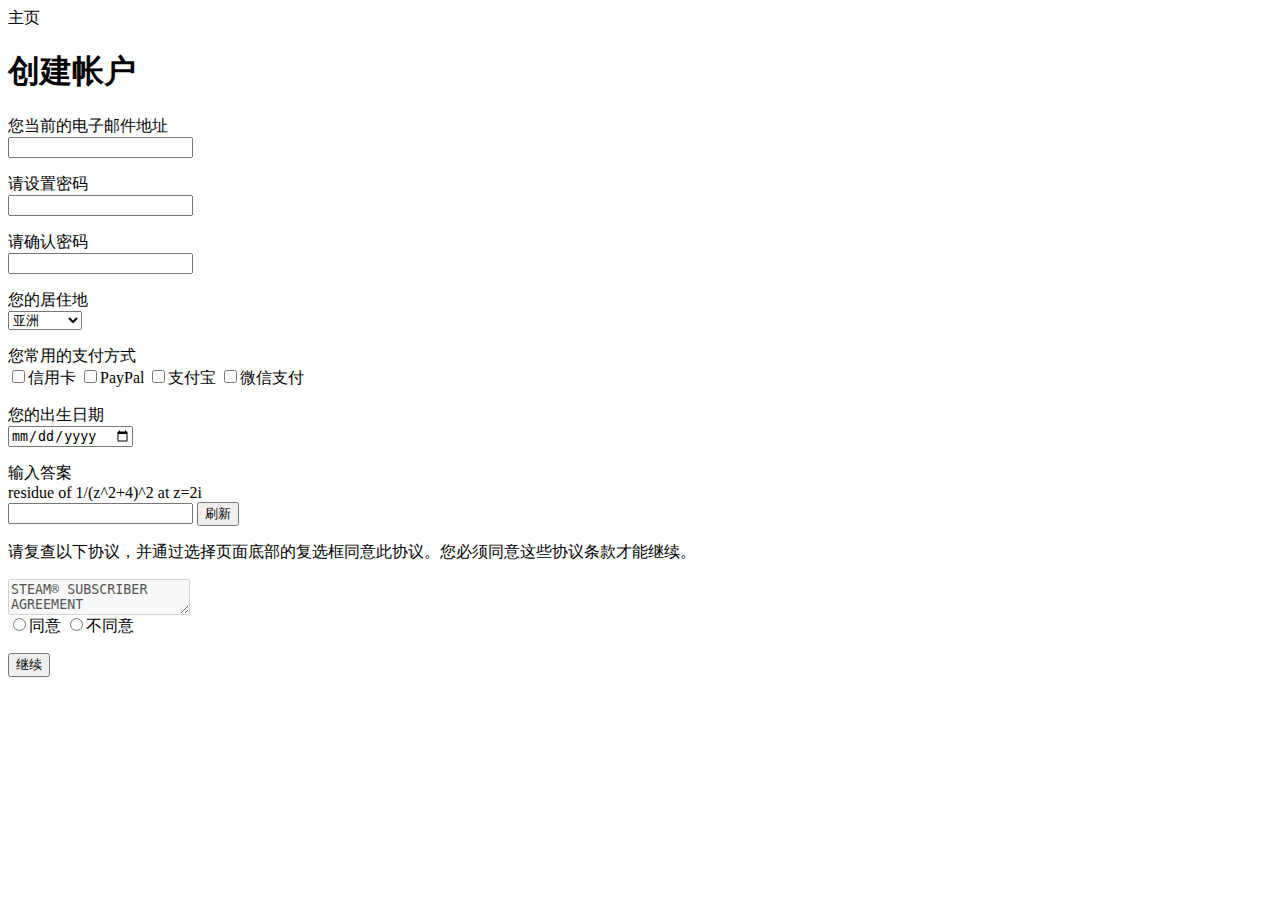
<file: lab2/register.html>
<html>
<head>
    <meta charset="utf8">
    <title>Register</title>
</head>
<body>
<header>
    <nav>主页</nav>
</header>
<h1>创建帐户</h1>
<section>
<form action="#" method="GET">
    <p>
        您当前的电子邮件地址<br>
        <input type="email" name="email" pattern="^([^\x00-\x20\x22\x28\x29\x2c\x2e\x3a-\x3c\x3e\x40\x5b-\x5d\x7f-\xff]+|\x22([^\x0d\x22\x5c\x80-\xff]|\x5c[\x00-\x7f])*\x22)(\x2e([^\x00-\x20\x22\x28\x29\x2c\x2e\x3a-\x3c\x3e\x40\x5b-\x5d\x7f-\xff]+|\x22([^\x0d\x22\x5c\x80-\xff]|\x5c[\x00-\x7f])*\x22))*\x40([^\x00-\x20\x22\x28\x29\x2c\x2e\x3a-\x3c\x3e\x40\x5b-\x5d\x7f-\xff]+|\x5b([^\x0d\x5b-\x5d\x80-\xff]|\x5c[\x00-\x7f])*\x5d)(\x2e([^\x00-\x20\x22\x28\x29\x2c\x2e\x3a-\x3c\x3e\x40\x5b-\x5d\x7f-\xff]+|\x5b([^\x0d\x5b-\x5d\x80-\xff]|\x5c[\x00-\x7f])*\x5d))*(\.\w{2,})+$" required>
    </p>
    <p>
        请设置密码<br>
        <input type="password" name="password">
    </p>
    <p>
        请确认密码<br>
        <input type="password" name="repassword">
    </p>
    <p>
        您的居住地<br>
        <select name="area">
            <option value="asia">亚洲</option>
            <option value="europe">欧洲</option>
            <option value="africa">非洲</option>
            <option value="north-america">北美洲</option>
            <option value="south-america">南美洲</option>
            <option value="oceania">大洋洲</option>
            <option value="others">其他地方</option>
        </select>
    </p>
    <p>
        您常用的支付方式<br>
        <input type="checkbox" name="credit" value="credit">信用卡
        <input type="checkbox" name="paypal" value="paypal">PayPal
        <input type="checkbox" name="alipay" value="alipay">支付宝
        <input type="checkbox" name="wechat" value="wechat">微信支付
    </p>

    <p>
        您的出生日期<br>
        <input type="date" name="birthday">
    </p>
    <p>
        输入答案<br>
        residue of 1/(z^2+4)^2 at z=2i<br>
        <input type="text" name="captcha">
        <input type="button" value="刷新">
    </p>
    <p>
        请复查以下协议，并通过选择页面底部的复选框同意此协议。您必须同意这些协议条款才能继续。
    </p>
    <textarea disabled="true">
STEAM® SUBSCRIBER AGREEMENT

Table of contents:

Registration as a subscriber; application of terms to you; your account
Licences
Billing, payment and other subscriptions
Online conduct, cheating and illegal behavior
Third party content
User generated content
Disclaimers; limitation of liability; no guarantees; limited warranty
Amendments to this agreement
Term and termination
Applicable law/mediation/jurisdiction
Dispute resolution/binding arbitration/class action waiver
Miscellaneous
This Steam Subscriber Agreement ("Agreement") is a legal document that explains your rights and obligations as a subscriber of Steam from Valve Corporation, a corporation under the laws of the State of Washington, with its registered office at 10400 NE 4th St., Bellevue, WA 98004, United States, registered with the Washington Secretary of State under number 60 22 90 773, VAT ID No. EU 8260 00671 (“Valve”). Please read it carefully.

SECTION 11 CONTAINS A BINDING ARBITRATION AGREEMENT AND CLASS ACTION WAIVER. IT MAY AFFECT YOUR LEGAL RIGHTS. PLEASE READ IT. IF YOU ARE A CUSTOMER WITH RESIDENCE IN THE EUROPEAN UNION, SECTION 11 DOES NOT APPLY TO YOU.

1. REGISTRATION AS A SUBSCRIBER; APPLICATION OF TERMS TO YOU; YOUR ACCOUNT ⏶

Steam is an online service offered by Valve.

You become a subscriber of Steam ("Subscriber") by completing the registration of a Steam user account. This Agreement takes effect as soon as you indicate your acceptance of these terms. You may not become a subscriber if you are under the age of 13. Steam is not intended for children under 13 and Valve will not knowingly collect personal information from children under the age of 13.

A. Contracting Party

For any interaction with Steam your contractual relationship is with Valve. Except as otherwise indicated at the time of the transaction (such as in the case of purchases from another Subscriber in a Subscription Marketplace), any transactions for Subscriptions (as defined below) you make on Steam are being made from Valve.

B. Subscriptions; Content and Services

As a Subscriber you may obtain access to certain services, software and content available to Subscribers. The Steam client software and any other software, content, and updates you download or access via Steam, including but not limited to Valve or third-party video games and in-game content, and any virtual items you trade, sell or purchase in a Steam Subscription Marketplace are referred to in this Agreement as “Content and Services”; the rights to access and/or use any Contents and Services accessible through Steam are referred to in this Agreement as "Subscriptions."

Each Subscription allows you to access particular Content and Services. Some Subscriptions may impose additional terms specific to that Subscription ("Subscription Terms") (for example, an end user license agreement specific to a particular game, or terms of use specific to a particular product or feature of Steam). Also, additional terms (for example, payment and billing procedures) may be posted on http://www.steampowered.com or within the Steam service ("Rules of Use"). Rules of Use include the Steam Online Conduct Rules http://steampowered.com/index.php?area=online_conduct and the Steam Refund Policy http://store.steampowered.com/steam_refunds. The Subscription Terms, the Rules of Use, and the Valve Privacy Policy (which can be found at http://www.valvesoftware.com/privacy.htm) are binding on you once you indicate your acceptance of them or of this Agreement, or otherwise become bound by them as described in Section 8 (Amendments to this Agreement).

C. Your Account

When you complete Steam’s registration process, you create a Steam account ("Account"). Your Account may also include billing information you provide to Valve for the purchase of Subscriptions, Content and Services and any physical merchandise offered for purchase through Steam (“Hardware”). You may not reveal, share or otherwise allow others to use your password or Account except as otherwise specifically authorized by Valve. You are responsible for the confidentiality of your login and password and for the security of your computer system. Valve is not responsible for the use of your password and Account or for all of the communication and activity on Steam that results from use of your login name and password by you, by any person to whom you may have intentionally or by negligence disclosed your login and/or password in violation of this confidentiality provision. Unless it results from Valve’s negligence or fault, Valve is not responsible for the use of your Account by a person who fraudulently used your login and password without your permission. If you believe that the confidentiality of your login and/or password may have been compromised, you must notify Valve via the support form (https://support.steampowered.com/newticket.php) without any delay.

Your Account, including any information pertaining to it (e.g.: contact information, billing information, Account history and Subscriptions, etc.), is strictly personal. You may therefore not sell or charge others for the right to use your Account, or otherwise transfer your Account, nor may you sell, charge others for the right to use, or transfer any Subscriptions other than if and as expressly permitted by this Agreement (including any Subscription Terms or Rules of Use) or as otherwise specifically permitted by Valve.

D. Payment Processing

Payment processing related to Content and Services and/or physical goods purchased on Steam is performed by either Valve Corporation directly or by Valve’s fully owned subsidiary Valve GmbH on behalf of Valve Corporation depending on the type of payment method used. If your card was issued outside the United States, your payment may be processed via a European acquirer by Valve GmbH on behalf of Valve Corporation. For any other type of purchases, payment will be collected by Valve Corporation directly. In any case, delivery of Content and Services as well as physical goods is performed by Valve Corporation.

2. LICENSES ⏶

A. General Content and Services License

Steam and your Subscription(s) require the automatic download and installation of Content and Services onto your computer. Valve hereby grants, and you accept, a non-exclusive license and right, to use the Content and Services for your personal, non-commercial use (except where commercial use is expressly allowed herein or in the applicable Subscription Terms). This license ends upon termination of (a) this Agreement or (b) a Subscription that includes the license. The Content and Services are licensed, not sold. Your license confers no title or ownership in the Content and Services. To make use of the Content and Services, you must have a Steam Account and you may be required to be running the Steam client and maintaining a connection to the Internet.

For reasons that include, without limitation, system security, stability, and multiplayer interoperability, Steam may need to automatically update, pre-load, create new versions of or otherwise enhance the Content and Services and accordingly, the system requirements to use the Content and Services may change over time. You consent to such automatic updating. You understand that this Agreement (including applicable Subscription Terms) does not entitle you to future updates, new versions or other enhancements of the Content and Services associated with a particular Subscription, although Valve may choose to provide such updates, etc. in its sole discretion.

B. Beta Software License

Valve may from time to time make software accessible to you via Steam prior to the general commercial release of such software ("Beta Software"). You are not required to use Beta Software, but if Valve offers it, you may elect to use it under the following terms. Beta Software will be deemed to consist of Content and Services, and each item of Beta Software provided will be deemed a Subscription for such Beta Software, with the following provisions specific to Beta Software:

Your right to use the Beta Software may be limited in time, and may be subject to additional Subscription Terms;
Valve or any Valve affiliate may request or require that you provide suggestions, feedback, or data regarding your use of the Beta Software, which will be deemed User Generated Content under Section 6 (User Generated Content) below; and
In addition to the waivers and limitations of liability for all Software under Section 7 (Disclaimers; Limitations on Liability; No Guarantees; Limited Warranty) below as applicable, you specifically acknowledge that Beta Software is only released for testing and improvement purposes, in particular to provide Valve with feedback on the quality and usability of said Beta Software, and therefore contains errors, is not final and may create incompatibilities or damage to your computer, data, and/or software. If you decide to install and/or use Beta Software, you shall only use it in compliance with its purposes, i.e. for testing and improvement purposes and in any case not on a system or for purposes where the malfunction of the Beta Software can cause any kind of damage. In particular, maintain full backups of any system that you choose to install Beta Software on.
C. License to Use Valve Developer Tools

Your Subscription(s) may include access to various Valve tools that can be used to create content ("Developer Tools"). Some examples include: the Valve software development kit (the "SDK") for a version of the computer game engine known as "Source" (the "Source Engine") and the associated Valve Hammer editor, The Source® Filmmaker Software, or in-game tools through which you can edit or create derivative works of a Valve game. Particular Developer Tools (for example, The Source® Filmmaker Software) may be distributed with separate Subscription Terms that are different from the rules set forth in this Section. Otherwise, you may use the Developer Tools, and you may use, reproduce, publish, perform, display and distribute any content you create using the Developer Tools, however you wish, but solely on a non-commercial basis.

If you would like to use the Source Engine SDK or other Valve Developer Tools for commercial use, please contact Valve at sourceengine@valvesoftware.com.

D. License to Use Valve Game Content in Fan Art.

Valve appreciates the community of Subscribers that creates fan art, fan fiction, and audio-visual works that reference Valve games ("Fan Art"). You may incorporate content from Valve games into your Fan Art. Except as otherwise set forth in this Section or in any Subscription Terms, you may use, reproduce, publish, perform, display and distribute Fan Art that incorporates content from Valve games however you wish, but solely on a non-commercial basis.

If you incorporate any third-party content in any Fan Art, you must be sure to obtain all necessary rights from the owner of that content.

Commercial use of some Valve game content is permitted via features such as Steam Workshop or a Steam Subscription Marketplace. Terms applicable to that use are set forth in Section 3.D. and 6.B. below and in any Subscription Terms provided for those features.

To view the Valve video policy containing additional terms covering the use of audio-visual works incorporating Valve intellectual property or created with The Source® Filmmaker Software, please click here: http://www.valvesoftware.com/videopolicy.html

E. License to Use Valve Dedicated Server Software

Your Subscription(s) may contain access to the Valve Dedicated Server Software. If so, you may use the Valve Dedicated Server Software on an unlimited number of computers for the purpose of hosting online multiplayer games of Valve products. If you wish to operate the Valve Dedicated Server Software, you will be solely responsible for procuring any Internet access, bandwidth, or hardware for such activities and will bear all costs associated therewith.

F. Ownership of Content and Services

All title, ownership rights and intellectual property rights in and to the Content and Services and any and all copies thereof, are owned by Valve and/or its or its affiliates’ licensors. All rights are reserved, except as expressly stated herein. The Content and Services is protected by copyright laws, international copyright treaties and conventions and other laws. The Content and Services contains certain licensed materials and Valve’s and its affiliates’ licensors may protect their rights in the event of any violation of this Agreement.

G. Restrictions on Use of Content and Services

You may not use the Content and Services for any purpose other than the permitted access to Steam and your Subscriptions, and to make personal, non-commercial use of your Subscriptions, except as otherwise permitted by this Agreement or applicable Subscription Terms. Except as otherwise permitted under this Agreement (including any Subscription Terms or Rules of Use), or under applicable law notwithstanding these restrictions, you may not, in whole or in part, copy, photocopy, reproduce, publish, distribute, translate, reverse engineer, derive source code from, modify, disassemble, decompile, create derivative works based on, or remove any proprietary notices or labels from the Content and Services or any software accessed via Steam without the prior consent, in writing, of Valve.

You are entitled to use the Content and Services for your own personal use, but you are not entitled to: (i) sell, grant a security interest in or transfer reproductions of the Content and Services to other parties in any way, nor to rent, lease or license the Content and Services to others without the prior written consent of Valve, except to the extent expressly permitted elsewhere in this Agreement (including any Subscription Terms or Rules of Use); (ii) host or provide matchmaking services for the Content and Services or emulate or redirect the communication protocols used by Valve in any network feature of the Content and Services, through protocol emulation, tunneling, modifying or adding components to the Content and Services, use of a utility program or any other techniques now known or hereafter developed, for any purpose including, but not limited to network play over the Internet, network play utilizing commercial or non-commercial gaming networks or as part of content aggregation networks, websites or services, without the prior written consent of Valve; or (iii) exploit the Content and Services or any of its parts for any commercial purpose, except as expressly permitted elsewhere in this Agreement (including any Subscription Terms or Rules of Use).

3. BILLING, PAYMENT AND OTHER SUBSCRIPTIONS ⏶

All charges incurred on Steam, and all purchases made with the Steam Wallet, are payable in advance and final, except as described in Sections 3.I and 7 below.

A. Payment Authorization

When you provide payment information to Valve or to one of its payment processors, you represent to Valve that you are the authorized user of the card, PIN, key or account associated with that payment, and you authorize Valve to charge your credit card or to process your payment with the chosen third-party payment processor for any Subscription, Steam Wallet funds, Hardware or other fees incurred by you. Valve may require you to provide your address or other information in order to meet their obligations under applicable tax law.

For Subscriptions purchased based on an agreed usage period, where recurring payments are made in exchange for continued use (“Recurring Payment Subscriptions”), by continuing to use the Recurring Payment Subscription you agree and reaffirm that Valve is authorized to charge your credit card (or your Steam Wallet, if funded), or to process your payment with any other applicable third-party payment processor, for any applicable recurring payment amounts. If you have purchased any Recurring Payment Subscriptions, you agree to notify Valve promptly of any changes to your credit card account number, its expiration date and/or your billing address, or your PayPal or other payment account number, and you agree to notify Valve promptly if your credit card or PayPal or other payment account expires or is cancelled for any reason.

If your use of Steam is subject to any type of use or sales tax, then Valve may also charge you for those taxes, in addition to the Subscription or other fees published in the Rules of Use. The European Union VAT (“VAT”) tax amounts collected by Valve reflect VAT due on the value of any Content and Services, Hardware or Subscription.

You agree that you will not use IP proxying or other methods to disguise the place of your residence, whether to circumvent geographical restrictions on game content, to purchase at pricing not applicable to your geography, or for any other purpose. If you do this, Valve may terminate your access to your Account.

B. Responsibility for Charges Associated With Your Account

As the Account holder, you are responsible for all charges incurred, including applicable taxes, and all purchases made by you or anyone that uses your Account, including your family or friends. If you cancel your Account, Valve reserves the right to collect fees, surcharges or costs incurred before cancellation. Any delinquent or unpaid Accounts must be settled before Valve will allow you to register again.

C. Steam Wallet

Steam may make available an account balance associated with your Account (the “Steam Wallet”). The Steam Wallet is neither a bank account nor any kind of payment instrument. It functions as a prepaid balance to purchase Content and Services. You may place funds in your Steam Wallet up to a maximum amount determined by Valve, by credit card, prepaid card, promotional code, or any other payment method accepted by Steam. Within any twenty-four (24) hour period, the total amount stored in your Steam Wallet plus the total amount spent out of your Steam Wallet, in the aggregate, may not exceed US$2,000 or its equivalent in your applicable local currency -- attempted deposits into your Steam Wallet that exceed this threshold may not be credited to your Steam Wallet until your activity falls below this threshold. Valve may change or impose different Steam Wallet balance and usage limits from time to time.

You will be notified by e-mail of any change to the Steam Wallet balance and usage limits within sixty (60) days before the entry into force of the said change. Your continued use of your Steam Account more than thirty (30) days after the entry into force of the changes, will constitute your acceptance of the changes. If you don’t agree to the changes, your only remedy is to terminate your Steam Account or to cease use of your Steam Wallet. Valve shall not have any obligation to refund any credits remaining on your Steam Wallet in this case.

You may use Steam Wallet funds to purchase Subscriptions, including by making in-game purchases where Steam Wallet transactions are enabled, and Hardware. Funds added to the Steam Wallet are non-refundable and non-transferable. Steam Wallet funds do not constitute a personal property right, have no value outside Steam and can only be used to purchase Subscriptions and related content via Steam (including but not limited to games and other applications offered through the Steam Store, or in a Steam Subscription Marketplace) and Hardware. Steam Wallet funds have no cash value and are not exchangeable for cash. Steam Wallet funds that are deemed unclaimed property may be turned over to the applicable authority.

D. Trading and Sales of Subscriptions Between Subscribers

Steam may include one or more features or sites that allow Subscribers to trade, sell or purchase certain types of Subscriptions (for example, license rights to virtual items) with, to or from other Subscribers (“Subscription Marketplaces”). An example of a Subscription Marketplace is the Steam Community Market. By using or participating in Subscription Marketplaces, you authorize Valve, on its own behalf or as an agent or licensee of any third-party creator or publisher of the applicable Subscriptions in your Account, to transfer those Subscriptions from your Account in order to give effect to any trade or sale you make.

Valve may charge a fee for trades or sales in a Subscription Marketplace. Any fees will be disclosed to you prior to the completion of the trade or sale.

If you complete a trade, sale or purchase in a Subscription Marketplace, you acknowledge and agree that you are responsible for taxes, if any, which may be due with respect to your transactions, including sales or use taxes, and for compliance with applicable tax laws. Proceeds from sales you make in a Subscription Marketplace may be considered income to you for income tax purposes. You should consult with a tax specialist to determine your tax liability in connection with your activities in any Subscription Marketplace.

You understand and acknowledge that Valve may decide to cease operation of any Subscription Marketplace, change the fees that it charges or change the terms or features of the Steam Subscription Marketplace. Valve shall have no liability to you because of any inability to trade Subscriptions in the Steam Trading Marketplace, including because of discontinuation or changes in the terms, features or eligibility requirements of any Subscription Marketplace.

You also understand and acknowledge that Subscriptions traded, sold or purchased in any Subscription Marketplace are license rights, that you have no ownership interest in such Subscriptions, and that Valve does not recognize any transfers of Subscriptions (including transfers by operation of law) that are made outside of Steam.

E. Retail Purchase

Valve may offer or require a Subscription for purchasers of retail packaged product versions or OEM versions of Valve products. The "CD-Key" or "Product Key" accompanying such versions is used to activate your Subscription.

F. Steam Authorized Resellers

You may purchase a Subscription through an authorized reseller of Valve. The "Product Key" accompanying such purchase will be used to activate your Subscription. If you purchase a Subscription from an authorized reseller of Valve, you agree to direct all questions regarding the Product Key to that reseller.

G. Free Subscriptions

In some cases, Valve may offer a free Subscription to certain services, software and content. As with all Subscriptions, you are always responsible for any Internet service provider, telephone, and other connection fees that you may incur when using Steam, even when Valve offers a free Subscription.

H. Third Party Sites

Steam may provide links to other third party sites. Some of these sites may charge separate fees, which are not included in and are in addition to any Subscription or other fees that you may pay to Valve. Steam may also provide access to third-party vendors, who provide content, goods and/or services on Steam or the Internet. Any separate charges or obligations you incur in your dealings with these third parties are your responsibility. Valve makes no representations or warranties, either express or implied, regarding any third party site. In particular, Valve makes no representation or warranty that any service or subscription offered via third-party vendors will not change or be suspended or terminated.

I. Refunds and Right of Withdrawal

Without prejudice to any statutory rights you may have, you can request a refund for your purchases on Steam in accordance with the terms of Valve’s Refund Policy http://store.steampowered.com/steam_refunds/.

For European Union consumers:

EU law provides a statutory right to withdraw from certain contracts for physical merchandise and for the purchase of digital content. You can find more information about the extent of your statutory right to withdraw and the ways you can exercise it on this page: https://support.steampowered.com/kb_article.php?ref=8620-QYAL-4516.

4. ONLINE CONDUCT, CHEATING AND ILLEGAL BEHAVIOR ⏶

Your online conduct and interaction with other Subscribers should be guided by common sense and basic etiquette. They must notably comply with the Steam Online Conduct rules, to be found at http://steampowered.com/index.php?area=online_conduct". Depending on terms of use imposed by third parties who host particular games or other services, additional requirements may also be provided in the Subscription Terms applicable to a particular Subscription.

Steam and the Content and Services may include functionality designed to identify software or hardware processes or functionality that may give a player an unfair competitive advantage when playing multiplayer versions of any Content and Services or modifications of Content and Services (“Cheats”). You agree that you will not create Cheats or assist third parties in any way to create or use Cheats. You agree that you will not directly or indirectly disable, circumvent, or otherwise interfere with the operation of software designed to prevent or report the use of Cheats. You acknowledge and agree that either Valve or any online multiplayer host may refuse to allow you to participate in certain online multiplayer games if you use Cheats in connection with Steam or the Content and Services. Further, you acknowledge and agree that an online multiplayer host may report your use of Cheats to Valve, and Valve may communicate your history of use of Cheats to other online multiplayer hosts. Valve may terminate your Account or a particular Subscription for any conduct or activity that is illegal, constitutes a Cheat, or otherwise negatively affects the enjoyment of Steam by other Subscribers. You acknowledge that Valve is not required to provide you notice before terminating your Subscription(s) and/or Account.

You may not use Cheats, automation software (bots), mods, hacks, or any other unauthorized third-party software, to modify or automate any Subscription Marketplace process.

5. THIRD PARTY CONTENT ⏶

In regard to all Subscriptions, Contents and Services that are not authored by Valve, Valve does not screen such third party content available on Steam or through other sources. Valve assumes no responsibility or liability for such third party content. Some third party application software is capable of being used by businesses for business purposes - however, you may only acquire such software via Steam for private personal use.

6. USER GENERATED CONTENT ⏶

A. General Provisions

Steam provides interfaces and tools for you to be able to generate content and make it available to other users and/or to Valve at your sole discretion. "User Generated Content" means any content you make available to other users through your use of multi-user features of Steam, or to Valve or its affiliates through your use of the Content and Services or otherwise.

When you upload your content to Steam to make it available to other users and/or to Valve, you grant Valve and its affiliates the worldwide, non-exclusive, right to use, reproduce, modify, create derivative works from, distribute, transmit, transcode, translate, broadcast, and otherwise communicate, and publicly display and publicly perform, your User Generated Content, and derivative works of your User Generated Content, for the purpose of the operation, distribution and promotion of the Steam service, Steam games or other Steam offerings. This license is granted to Valve as the content is uploaded on Steam for the entire duration of the intellectual property rights. It may be terminated if Valve is in breach of the license and has not cured such breach within fourteen (14) days from receiving notice from you sent to the attention of the Valve Legal Department at the applicable Valve address noted on this Privacy Policy page. The termination of said license does not affect the rights of any sub-licensees pursuant to any sub-license granted by Valve prior to termination of the license. Valve is the sole owner of the derivative works created by Valve from your Content, and is therefore entitled to grant licenses on these derivative works. If you use Valve cloud storage, you grant us a license to store your information as part of that service. Valve may place limits on the amount of storage you may use.

If you provide Valve with any feedback or suggestions about Steam, the Content and Services, or any Valve products or services, Valve is free to use the feedback or suggestions however it chooses, without any obligation to account to you.

B. Content Uploaded to the Steam Workshop

Some games or applications available on Steam ("Workshop-Enabled Apps") allow you to create User Generated Content based on or using the Workshop-Enabled App, and to submit that User Generated Content (a “Workshop Contribution”) to one or more Steam Workshop web pages. Workshop Contributions can be viewed by the Steam community, and for some categories of Workshop Contributions users may be able to interact with, download or purchase the Workshop Contribution. In some cases, Workshop Contributions may be considered for incorporation by Valve or a third-party developer into a game or into a Subscription Marketplace.

You understand and agree that Valve is not obligated to use, distribute, or continue to distribute copies of any Workshop Contribution and reserves the right, but not the obligation, to restrict or remove Workshop Contributions for any reason.

Specific Workshop-Enabled Apps or Workshop web pages may contain special terms (“App-Specific Terms”) that supplement or change the terms set out in this Section. In particular, where Workshop Contributions are distributed for a fee, App-Specific Terms will address how revenue may be shared. Unless otherwise specified in App-Specific Terms (if any), the following general rules apply to Workshop Contributions.

Workshop Contributions are Subscriptions, and therefore you agree that any Subscriber receiving distribution of your Workshop Contribution will have the same rights to use your Workshop Contribution (and will be subject to the same restrictions) as are set out in this Agreement for any other Subscriptions.
Notwithstanding the license described in Section 6.A., Valve will only have the right to modify or create derivative works from your Workshop Contribution in the following cases: (a) Valve may make modifications necessary to make your Contribution compatible with Steam and the Workshop functionality or user interface, and (b) Valve or the applicable developer may make modifications to Workshop Contributions that are accepted for in-Application distribution as it deems necessary or desirable to enhance gameplay.
You may, in your sole discretion, choose to remove a Workshop Contribution from the applicable Workshop pages. If you do so, Valve will no longer have the right to use, distribute, transmit, communicate, publicly display or publicly perform the Workshop Contribution, except that (a) Valve may continue to exercise these rights for any Workshop Contribution that is accepted for distribution in-game or distributed in a manner that allows it to be used in-game, and (b) your removal will not affect the rights of any Subscriber who has already obtained access to a copy of the Workshop Contribution.
Except where otherwise provided in App-Specific Terms, you agree that Valve’s consideration of your Workshop Contribution is your full compensation, and you are not entitled to any other rights or compensation in connection with the rights granted to Valve and to other Subscribers.

C. Promotions and Endorsements

If you use Steam services (e.g. the Steam Curators’ Lists or the Steam Broadcasting service) to promote or endorse a product, service or event in return for any kind of consideration from a third party (including non-monetary rewards such as free games), you must clearly indicate the source of such consideration to your audience.

D. Representations and Warranties

You represent and warrant to us that you have sufficient rights in all User Generated Content to grant Valve and other affected parties the licenses described under A. and B. above or in any license terms specific to the applicable Workshop-Enabled App or Workshop page. This includes, without limitation, any kind of intellectual property rights or other proprietary or personal rights affected by or included in the User Generated Content. In particular, with respect to Workshop Contributions, you represent and warrant that the Workshop Contribution was originally created by you (or, with respect to a Workshop Contribution to which others contributed besides you, by you and the other contributors, and in such case that you have the right to submit such Workshop Contribution on behalf of those other contributors).

You furthermore represent and warrant that the User Generated Content, your submission of that Content, and your granting of rights in that Content does not violate any applicable contract, law or regulation.

7. DISCLAIMERS; LIMITATION OF LIABILITY; NO GUARANTEES; LIMITED WARRANTY ⏶

THIS SECTION 7 DOES NOT APPLY TO EU SUBSCRIBERS.

FOR AUSTRALIAN SUBSCRIBERS, THIS SECTION 7 DOES NOT EXCLUDE, RESTRICT OR MODIFY THE APPLICATION OF ANY GUARANTEE, RIGHT OR REMEDY THAT CANNOT BE SO EXCLUDED, RESTRICTED OR MODIFIED, INCLUDING THOSE CONFERRED BY THE AUSTRALIAN CONSUMER LAW (ACL). UNDER THE ACL, GOODS COME WITH GUARANTEES INCLUDING A GUARANTEE THAT GOODS ARE OF ACCEPTABLE QUALITY. IF THERE IS A FAILURE OF THIS GUARANTEE, YOU ARE ENTITLED TO A REMEDY (WHICH MAY INCLUDE HAVING THE GOODS REPAIRED OR REPLACED OR A REFUND). IF A REPAIR OR REPLACEMENT CANNOT BE PROVIDED OR THERE IS A MAJOR FAILURE, YOU ARE ENTITLED TO A REFUND.
FOR NEW ZEALAND SUBSCRIBERS, THIS SECTION 7 DOES NOT EXCLUDE, RESTRICT OR MODIFY THE APPLICATION OF ANY RIGHT OR REMEDY THAT CANNOT BE SO EXCLUDED, RESTRICTED OR MODIFIED INCLUDING THOSE CONFERRED BY THE NEW ZEALAND CONSUMER GUARANTEES ACT 1993. UNDER THIS ACT ARE GUARANTEES WHICH INCLUDE THAT GOODS AND SERVICES ARE OF ACCEPTABLE QUALITY. IF THIS GUARANTEE IS NOT MET THERE ARE ENTITLEMENTS TO HAVE THE SOFTWARE REMEDIED (WHICH MAY INCLUDE REPAIR, REPLACEMENT OR REFUND). IF A REMEDY CANNOT BE PROVIDED OR THE FAILURE IS OF A SUBSTANTIAL CHARACTER, THE ACT PROVIDES FOR A REFUND.
Prior to acquiring a Subscription, you should consult the product information made available on Steam, including Subscription description, minimum technical requirements, and user reviews.
A. DISCLAIMERS

TO THE MAXIMUM EXTENT PERMITTED BY APPLICABLE LAW, VALVE AND ITS AFFILIATES AND SERVICE PROVIDERS EXPRESSLY DISCLAIM (I) ANY WARRANTY FOR STEAM, THE CONTENT AND SERVICES, AND THE SUBSCRIPTIONS, AND (II) ANY COMMON LAW DUTIES WITH REGARD TO STEAM, THE CONTENT AND SERVICES, AND THE SUBSCRIPTIONS, INCLUDING DUTIES OF LACK OF NEGLIGENCE AND LACK OF WORKMANLIKE EFFORT. STEAM, THE CONTENT AND SERVICES, THE SUBSCRIPTIONS, AND ANY INFORMATION AVAILABLE IN CONNECTION THEREWITH ARE PROVIDED ON AN "AS IS" AND "AS AVAILABLE" BASIS, "WITH ALL FAULTS" AND WITHOUT WARRANTY OF ANY KIND, EITHER EXPRESS OR IMPLIED, INCLUDING, WITHOUT LIMITATION, THE IMPLIED WARRANTIES OF MERCHANTABILITY, FITNESS FOR A PARTICULAR PURPOSE, OR NONINFRINGEMENT. ANY WARRANTY AGAINST INFRINGEMENT THAT MAY BE PROVIDED IN SECTION 2-312 OF THE UNITED STATES UNIFORM COMMERCIAL CODE AND/OR IN ANY OTHER COMPARABLE STATE STATUTE IS EXPRESSLY DISCLAIMED. ALSO, THERE IS NO WARRANTY OF TITLE, NON-INTERFERENCE WITH YOUR ENJOYMENT, OR AUTHORITY IN CONNECTION WITH STEAM, THE CONTENT AND SERVICES, THE SUBSCRIPTIONS, OR INFORMATION AVAILABLE IN CONNECTION THEREWITH.

ANY WARRANTY AGAINST INFRINGEMENT THAT MAY BE PROVIDED IN SECTION 2-312 OF THE UNITED STATES UNIFORM COMMERCIAL CODE IS EXPRESSLY DISCLAIMED.

B. LIMITATION OF LIABILITY

TO THE MAXIMUM EXTENT PERMITTED BY APPLICABLE LAW, NEITHER VALVE, ITS LICENSORS, NOR THEIR AFFILIATES, NOR ANY OF VALVE’S SERVICE PROVIDERS, SHALL BE LIABLE IN ANY WAY FOR LOSS OR DAMAGE OF ANY KIND RESULTING FROM THE USE OR INABILITY TO USE STEAM, YOUR ACCOUNT, YOUR SUBSCRIPTIONS AND THE CONTENT AND SERVICES INCLUDING, BUT NOT LIMITED TO, LOSS OF GOODWILL, WORK STOPPAGE, COMPUTER FAILURE OR MALFUNCTION, OR ANY AND ALL OTHER COMMERCIAL DAMAGES OR LOSSES. IN NO EVENT WILL VALVE BE LIABLE FOR ANY INDIRECT, INCIDENTAL, CONSEQUENTIAL, SPECIAL, PUNITIVE OR EXEMPLARY DAMAGES, OR ANY OTHER DAMAGES ARISING OUT OF OR IN ANY WAY CONNECTED WITH STEAM, THE CONTENT AND SERVICES, THE SUBSCRIPTIONS, AND ANY INFORMATION AVAILABLE IN CONNECTION THEREWITH, OR THE DELAY OR INABILITY TO USE THE CONTENT AND SERVICES, SUBSCRIPTIONS OR ANY INFORMATION, EVEN IN THE EVENT OF VALVE’S OR ITS AFFILIATES’ FAULT, TORT (INCLUDING NEGLIGENCE), STRICT LIABILITY, OR BREACH OF VALVE’S WARRANTY AND EVEN IF IT HAS BEEN ADVISED OF THE POSSIBILITY OF SUCH DAMAGES. THESE LIMITATIONS AND LIABILITY EXCLUSIONS APPLY EVEN IF ANY REMEDY FAILS TO PROVIDE ADEQUATE RECOMPENSE.

BECAUSE SOME STATES OR JURISDICTIONS DO NOT ALLOW THE EXCLUSION OR THE LIMITATION OF LIABILITY FOR CONSEQUENTIAL OR INCIDENTAL DAMAGES, IN SUCH STATES OR JURISDICTIONS, EACH OF VALVE, ITS LICENSORS, AND ITS AFFILIATES’ LIABILITY SHALL BE LIMITED TO THE FULL EXTENT PERMITTED BY LAW.

C. NO GUARANTEES

TO THE MAXIMUM EXTENT PERMITTED BY APPLICABLE LAW, NEITHER VALVE NOR ITS AFFILIATES GUARANTEE CONTINUOUS, ERROR-FREE, VIRUS-FREE OR SECURE OPERATION AND ACCESS TO STEAM, THE CONTENT AND SERVICES, YOUR ACCOUNT AND/OR YOUR SUBSCRIPTIONS(S) OR ANY INFORMATION AVAILABLE IN CONNECTION THEREWITH.

D. LIMITED WARRANTY

CERTAIN HARDWARE PURCHASED FROM VALVE IS SUBJECT TO A LIMITED WARRANTY, [OR DEPENDING ON YOUR LOCATION, A STATUTORY WARRANTY] WHICH IS DESCRIBED IN DETAIL HERE.

8. AMENDMENTS TO THIS AGREEMENT ⏶

PLEASE NOTE: If you are a consumer with place of residence in Germany, a different version of Section 8 applies to you, which is available here.

This Agreement may at any time be mutually amended by your explicit consent to changes proposed by Valve. Furthermore, Valve may amend this Agreement (including any Subscription Terms or Rules of Use) unilaterally at any time in its sole discretion. In this case, you will be notified by e-mail of any amendment to this Agreement made by Valve within 60 (sixty) days before the entry into force of the said amendment. You can view the Agreement at any time at http://www.steampowered.com/. Your failure to cancel your Account within thirty (30) days after the entry into force of the amendments, will constitute your acceptance of the amended terms. If you don’t agree to the amendments or to any of the terms in this Agreement, your only remedy is to cancel your Account or to cease use of the affected Subscription(s). Valve shall not have any obligation to refund any fees that may have accrued to your Account before cancellation of your Account or cessation of use of any Subscription, nor shall Valve have any obligation to prorate any fees in such circumstances.

9. TERM AND TERMINATION ⏶

A. Term

The term of this Agreement (the "Term") commences on the date you first indicate your acceptance of these terms, and will continue in effect until otherwise terminated in accordance with this Agreement.

B. Termination by You

You may cancel your Account at any time. You may cease use of a Subscription at any time or, if you choose, you may request that Valve terminate your access to a Subscription. However, Subscriptions are not transferable, and even if your access to a Subscription for a particular game or application is terminated, the original activation key will not be able to be registered to any other account, even if the Subscription was obtained in a retail store. Access to Subscriptions purchased as a part of a pack or bundle cannot be terminated individually, termination of access to one game within the bundle will result in termination of access to all games purchased in the pack. Your cancellation of an Account, or your cessation of use of any Subscription or request that access to a Subscription be terminated, will not entitle you to any refund, including of any Subscription fees. Valve reserves the right to collect fees, surcharges or costs incurred prior to the cancellation of your Account or termination of your access to a particular Subscription. In addition, you are responsible for any charges incurred to third-party vendors or content providers before your cancellation.

C. Termination by Valve

Valve may cancel your Account or any particular Subscription(s) at any time in the event that (a) Valve ceases providing such Subscriptions to similarly situated Subscribers generally, or (b) you breach any terms of this Agreement (including any Subscription Terms or Rules of Use). In the event that your Account or a particular Subscription is terminated or cancelled by Valve for a violation of this Agreement or improper or illegal activity, no refund, including of any Subscription fees or of any unused funds in your Steam Wallet, will be granted.

D. Survival of Terms

Sections 2(C), 2(D), 2(F), 2(G), 3(A), 3(B), 3(D), 3(H), and 5 - 12 will survive any expiration or termination of this Agreement.

10. APPLICABLE LAW/MEDIATION/JURISDICTION ⏶

For All Customers Outside the European Union:

You agree that this Agreement shall be deemed to have been made and executed in the State of Washington, U.S.A., and any dispute arising hereunder shall be resolved in accordance with the law of Washington excluding the law of conflicts and the Convention on Contracts for the International Sale of Goods. Subject to Section 11 (Dispute Resolution/Binding Arbitration/Class Action Waiver) below, you agree that any claim asserted in any legal proceeding by you against Valve shall be commenced and maintained exclusively in any state or federal court located in King County, Washington, having subject matter jurisdiction with respect to the dispute between the parties and you hereby consent to the exclusive jurisdiction of such courts. In any dispute arising under this Agreement, the prevailing party will be entitled to attorneys’ fees and expenses.

For EU Customers:

In the event of a dispute relating to the interpretation, the performance or the validity of the Subscriber Agreement, an amicable solution will be sought before any legal action. You can file your complaint at http://help.steampowered.com. In case of failure, you may, within one year of the failed request, have recourse to an Alternative Dispute Resolution procedure by filing an online complaint on the European Commission’s Online Dispute Resolution website: https://webgate.ec.europa.eu/odr/main/index.cfm?event=main.home.chooseLanguage.

In the event that out-of-court dispute resolutions fail, the dispute may be brought before the competent courts.

11. DISPUTE RESOLUTION/BINDING ARBITRATION/CLASS ACTION WAIVER ⏶

This Section 11 shall apply to the maximum extent permitted by applicable law. If the laws of your jurisdiction prohibit the application of some or all of the provisions of this Section notwithstanding Section 10 (Applicable Law/Jurisdiction), such provisions will not apply to you. IN PARTICULAR, IF YOU LIVE IN THE EUROPEAN UNION, THIS SECTION 11 DOES NOT APPLY TO YOU.

Most user concerns can be resolved by use of our Steam support site at https://support.steampowered.com/. If Valve is unable to resolve your concerns and a dispute remains between you and Valve, this Section explains how the parties have agreed to resolve it.

YOU AND VALVE AGREE TO RESOLVE ALL DISPUTES AND CLAIMS BETWEEN US IN INDIVIDUAL BINDING ARBITRATION. THAT INCLUDES, BUT IS NOT LIMITED TO, ANY CLAIMS ARISING OUT OF OR RELATING TO: (i) ANY ASPECT OF THE RELATIONSHIP BETWEEN US; (ii) THIS AGREEMENT; OR (iii) YOUR USE OF STEAM, YOUR ACCOUNT OR THE CONTENT AND SERVICES. IT APPLIES REGARDLESS OF WHETHER SUCH CLAIMS ARE BASED IN CONTRACT, TORT, STATUTE, FRAUD, UNFAIR COMPETITION, MISREPRESENTATION OR ANY OTHER LEGAL THEORY.

However, this Section does not apply to the following types of claims or disputes, which you or Valve may bring in any court with jurisdiction: (i) claims of infringement or other misuse of intellectual property rights, including such claims seeking injunctive relief; and (ii) claims related to or arising from any alleged unauthorized use, piracy or theft.

This Section does not prevent you from bringing your dispute to the attention of any federal, state, or local government agencies that can, if the law allows, seek relief from us for you.

An arbitration is a proceeding before a neutral arbitrator, instead of before a judge or jury. Arbitration is less formal than a lawsuit in court, and provides more limited discovery. It follows different rules than court proceedings, and is subject to very limited review by courts. The arbitrator will issue a written decision and provide a statement of reasons if requested by either party. YOU UNDERSTAND THAT YOU AND VALVE ARE GIVING UP THE RIGHT TO SUE IN COURT AND TO HAVE A TRIAL BEFORE A JUDGE OR JURY.

You and Valve agree to make reasonable, good faith efforts to informally resolve any dispute before initiating arbitration. A party who intends to seek arbitration must first send the other a written notice that describes the nature and basis of the claim or dispute and sets forth the relief sought. If you and Valve do not reach an agreement to resolve that claim or dispute within 30 days after the notice is received, you or Valve may commence an arbitration. Written notice to Valve must be sent via postal mail to: ATTN: Arbitration Notice, Valve Corporation, P.O. Box 1688, Bellevue, WA 98004.

The Federal Arbitration Act applies to this Section. The arbitration will be governed by the Commercial Arbitration Rules of the American Arbitration Association (“AAA”) and, where applicable, the AAA’s Supplementary Procedures for Consumer Related Disputes, as modified by this Agreement, both of which are available at http://www.adr.org. The arbitrator is bound by the terms of this Agreement.

The AAA will administer the arbitration. It may be conducted through the submission of documents, by phone, or in person in the county where you live or at another mutually agreed location.

If you seek $10,000 or less, Valve agrees to reimburse your filing fee and your share of the arbitration costs, including your share of arbitrator compensation, at the conclusion of the proceeding, unless the arbitrator determines your claims are frivolous or costs are unreasonable as determined by the arbitrator. Valve agrees not to seek its attorneys’ fees or costs in arbitration unless the arbitrator determines your claims are frivolous or costs are unreasonable as determined by the arbitrator. If you seek more than $10,000, the arbitration costs, including arbitrator compensation, will be split between you and Valve according to the AAA Commercial Arbitration Rules and the AAA’s Supplementary Procedures for Consumer Related Disputes, if applicable.

YOU AND VALVE AGREE NOT TO BRING OR PARTICIPATE IN A CLASS OR REPRESENTATIVE ACTION, PRIVATE ATTORNEY GENERAL ACTION OR COLLECTIVE ARBITRATION, EVEN IF AAA’s PROCEDURES OR RULES WOULD OTHERWISE ALLOW ONE. THE ARBITRATOR MAY AWARD RELIEF ONLY IN FAVOR OF THE INDIVIDUAL PARTY SEEKING RELIEF AND ONLY TO THE EXTENT OF THAT PARTY’S INDIVIDUAL CLAIM. You and Valve also agree not to seek to combine any action or arbitration with any other action or arbitration without the consent of all parties to this Agreement and all other actions or arbitrations.

If the agreement in this Section not to bring or participate in a class or representative action, private attorney general action or collective arbitration should be found illegal or unenforceable, you and Valve agree that it shall not be severable, that this entire Section shall be unenforceable and any claim or dispute would be resolved in court and not in collective arbitration.

Notwithstanding this Section, you have the right to litigate any dispute in small claims court, if all the requirements of the small claims court, including any limitations on jurisdiction and the amount at issue in the dispute, are satisfied.

12. MISCELLANEOUS ⏶

Except as otherwise expressly set forth in this Agreement, in the event that any provision of this Agreement shall be held by a court or other tribunal of competent jurisdiction to be unenforceable, such provision will be enforced to the maximum extent permissible and the remaining portions of this Agreement shall remain in full force and effect. This Agreement, including any Subscription Terms, Rules of Use, the Valve Privacy Policy, and the Valve Hardware Warranty Policy, constitutes and contains the entire agreement between the parties with respect to the subject matter hereof and supersedes any prior oral or written agreements. You agree that this Agreement is not intended to confer and does not confer any rights or remedies upon any person other than the parties to this Agreement.

Valve’s obligations are subject to existing laws and legal process and Valve may comply with law enforcement or regulatory requests or requirements notwithstanding any contrary term.

You agree to comply with all applicable import/export laws and regulations. You agree not to export the Content and Services or Hardware or allow use of your Account by individuals of any terrorist supporting countries to which encryption exports are at the time of exportation restricted by the U.S. Bureau of Export Administration. You represent and warrant that you are not located in, under the control of, or a national or resident of any such prohibited country.

This Agreement was last updated on November 13th, 2018 ("Revision Date"). If you were a Subscriber before the Revision Date, it replaces your existing agreement with Valve or Valve SARL on the day that you explicitly accept it. If you prefer to continue using Steam and your existing Subscriptions under the version of the Agreement in effect prior to the Revision Date, you are free to do so.
</textarea>
<br>
<input type="radio" value="agree" name="agree">同意
<input type="radio" value="disagree" name="agree">不同意
<p>
<input type="submit" value="继续" name="continue">
</p>
</form>
</section>
</body>
</html>
</file>
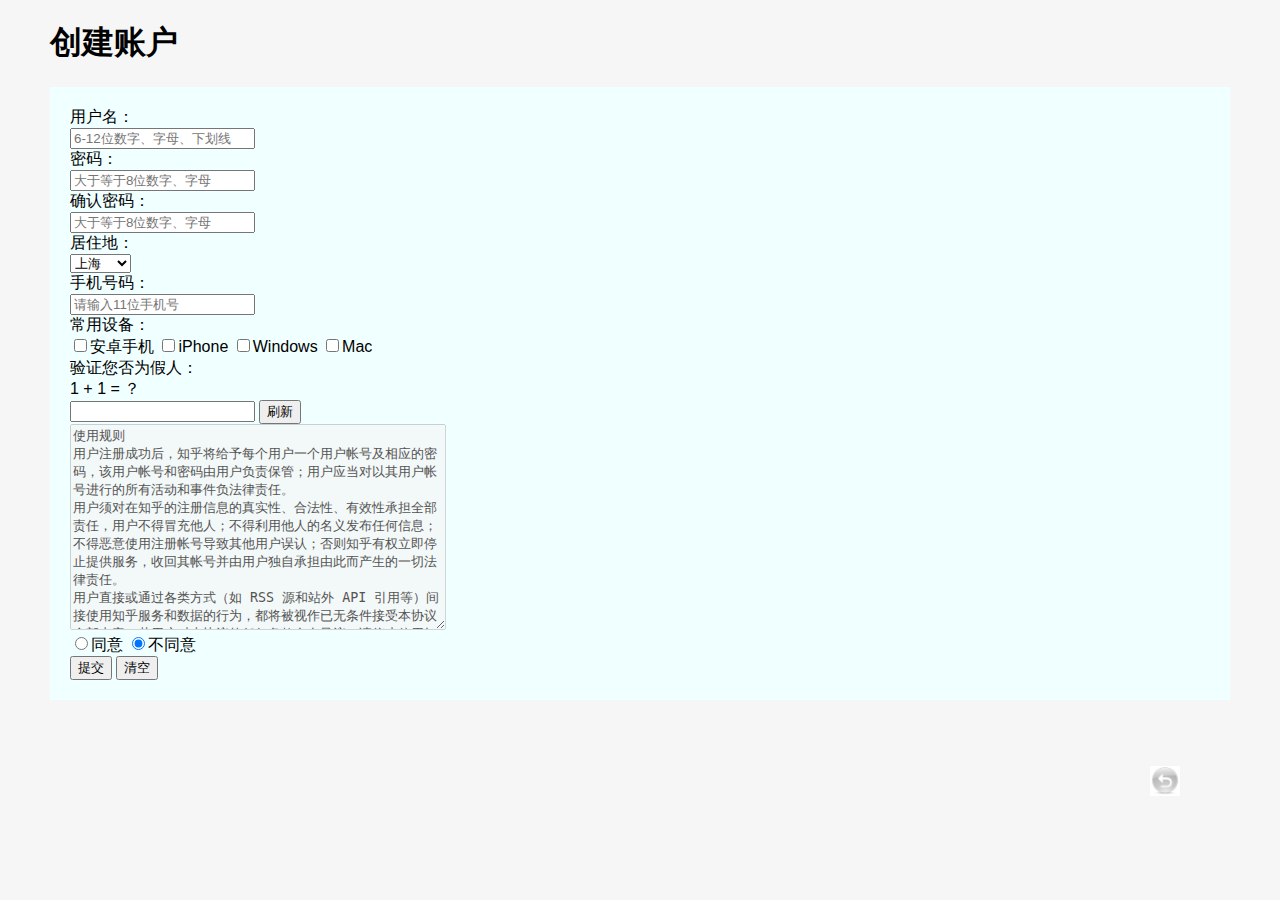
<file: lab3/register.html>
<!DOCTYPE html>
<html lang="en">
<head>
    <meta charset="UTF-8">
    <title>Register</title>
    <meta name="viewport" content="width=device-width, initial-scale=1.0">

    <link rel="stylesheet" href="css/register.css">
</head>
<body>
<h1 id="title">创建账户</h1>
<div id="contents">
    <form action="#" method="post">
        <label>
            用户名：<br>
            <input required type="text" name="username" placeholder="6-12位数字、字母、下划线" pattern="^[\w]{6,12}$">
        </label><br>
        <label>
            密码：<br>
            <input required type="password" name="password" placeholder="大于等于8位数字、字母" pattern="^[a-zA-Z0-9]{8,}$">
        </label><br>
        <label>
            确认密码：<br>
            <input required type="password" name="repassword" placeholder="大于等于8位数字、字母" pattern="^[a-zA-Z0-9]{8,}$">
        </label><br>
        <label>
            居住地：<br>
            <select required name="residence">
                <option value="Beijing">北京</option>
                <option value="Shanghai" selected>上海</option>
                <option value="Tianjin">天津</option>
                <option value="Chongqing">重庆</option>
                <option value="hebei_province">河北省</option>
            </select>
        </label><br>
        <label>
            手机号码：<br>
            <input required type="number" name="phone_number" placeholder="请输入11位手机号" pattern="^1[0-9]{10}$">
        </label><br>
        <label>
            常用设备：<br>
            <input type="checkbox" name="Android" value="Android">安卓手机
            <input type="checkbox" name="iPhone" value="iPhone">iPhone
            <input type="checkbox" name="Windows" value="Windows">Windows
            <input type="checkbox" name="Mac" value="Mac">Mac
        </label><br>
        <label>
            验证您否为假人：<br>
            1 + 1 = ？<br>
            <input type="number" value="captcha" name="captcha">
            <input type="reset" value="刷新">
        </label><br>
        <label>
        <textarea style="height: 200px; width: 370px; overflow: scroll" disabled>
使用规则
用户注册成功后，知乎将给予每个用户一个用户帐号及相应的密码，该用户帐号和密码由用户负责保管；用户应当对以其用户帐号进行的所有活动和事件负法律责任。
用户须对在知乎的注册信息的真实性、合法性、有效性承担全部责任，用户不得冒充他人；不得利用他人的名义发布任何信息；不得恶意使用注册帐号导致其他用户误认；否则知乎有权立即停止提供服务，收回其帐号并由用户独自承担由此而产生的一切法律责任。
用户直接或通过各类方式（如 RSS 源和站外 API 引用等）间接使用知乎服务和数据的行为，都将被视作已无条件接受本协议全部内容；若用户对本协议的任何条款存在异议，请停止使用知乎所提供的全部服务。
知乎是一个信息分享、传播及获取的平台，用户通过知乎发表的信息为公开的信息，其他第三方均可以通过知乎获取用户发表的信息，用户对任何信息的发表即认可该信息为公开的信息，并单独对此行为承担法律责任；任何用户不愿被其他第三人获知的信息都不应该在知乎上进行发表。
用户承诺不得以任何方式利用知乎直接或间接从事违反中国法律以及社会公德的行为，知乎有权对违反上述承诺的内容予以删除。
用户不得利用知乎服务制作、上载、复制、发布、传播或者转载如下内容：

反对宪法所确定的基本原则的；
危害国家安全，泄露国家秘密，颠覆国家政权，破坏国家统一的；
损害国家荣誉和利益的；
煽动民族仇恨、民族歧视，破坏民族团结的；
侮辱、滥用英烈形象，否定英烈事迹，美化粉饰侵略战争行为的；
破坏国家宗教政策，宣扬邪教和封建迷信的；
散布谣言，扰乱社会秩序，破坏社会稳定的；
散布淫秽、色情、赌博、暴力、凶杀、恐怖或者教唆犯罪的；
侮辱或者诽谤他人，侵害他人合法权益的；
含有法律、行政法规禁止的其他内容的信息。
所有用户同意遵守知乎社区管理规定（试行）和知乎视频服务协议（试行）。
机构用户同意遵守知乎机构号服务协议，以及知乎机构号使用规范（试行）。
知乎有权对用户使用知乎的情况进行审查和监督，如用户在使用知乎时违反任何上述规定，知乎或其授权的人有权要求用户改正或直接采取一切必要的措施（包括但不限于更改或删除用户张贴的内容、暂停或终止用户使用知乎的权利）以减轻用户不当行为造成的影响。
</textarea>
        </label><br>
        <label>
            <input type="radio" value="agree" name="agree">同意
            <input type="radio" value="disagree" name="agree" checked>不同意
        </label><br>
        <input type="submit" value="提交" name="submit">
        <input type="reset" value="清空" name="reset">
    </form>
</div>
<div id="back">
    <a href="index.html">
        <img src="images/return.jpeg" width="30px" height="30px" alt="index">
    </a>
</div>
</body>
</html>
</file>
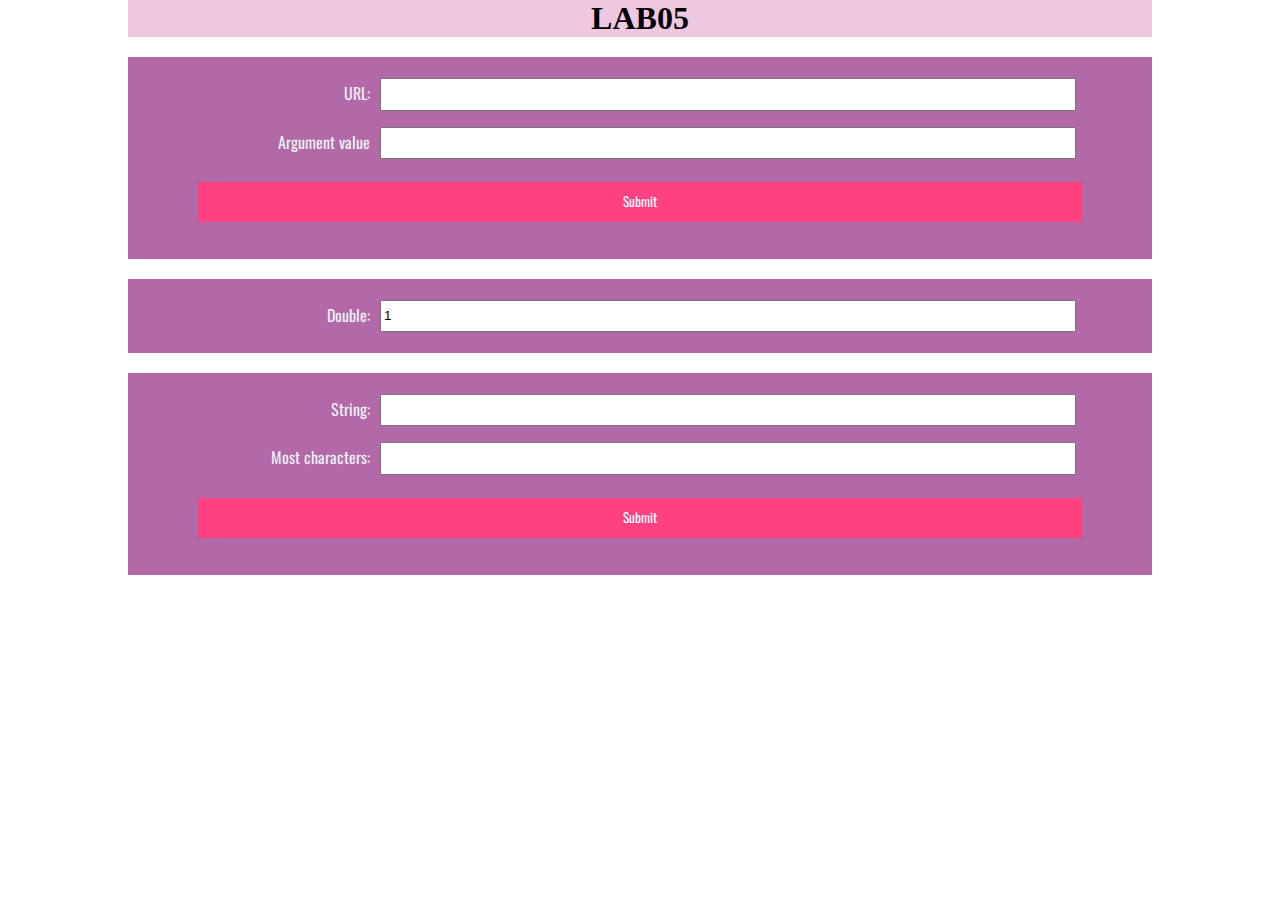
<file: lab5/lab05.html>
<!DOCTYPE html>
<html>
    <head>
        <meta charset="utf-8">
        <meta name="viewport" content="initial-scale=1.0,maximum-scale=1.0,width=device-width">
        <title>Lab05</title>
        <link href="lab05.css" rel="stylesheet">
    </head>
    <body>
        <!--header-->
        <div class="header" >
            <div id="nav">
                <h1>LAB05</h1>
            </div>
        </div>
        <!--form-->
        <form>
            <div class="item">
                <div>
                    <label for="url">URL:</label>
                    <input type="text" id="url"/>
                </div>
                <div>
                    <label for="url-result">Argument value</label>
                    <input type="text" id="url-result"/>
                </div>
                <div>
                    <button type="button" id="url_submit">Submit</button>
                </div>
            </div>
            <div class="item">
                <label for="mul">Double:</label>
                <input type="text" id="mul"/>
            </div>
            <div class="item">
                <div>
                    <label for="most">String:</label>
                    <input type="text" id="most"/>
                </div>
                <div>
                    <label for="most-result">Most characters:</label>
                    <input type="text" id="most-result"/>
                </div>
                <div>
                    <button type="button" id="most_submit">Submit</button>
                </div>
            </div>
        </form>
    </body>
</html>
<script src="lab05.js"></script>
</file>
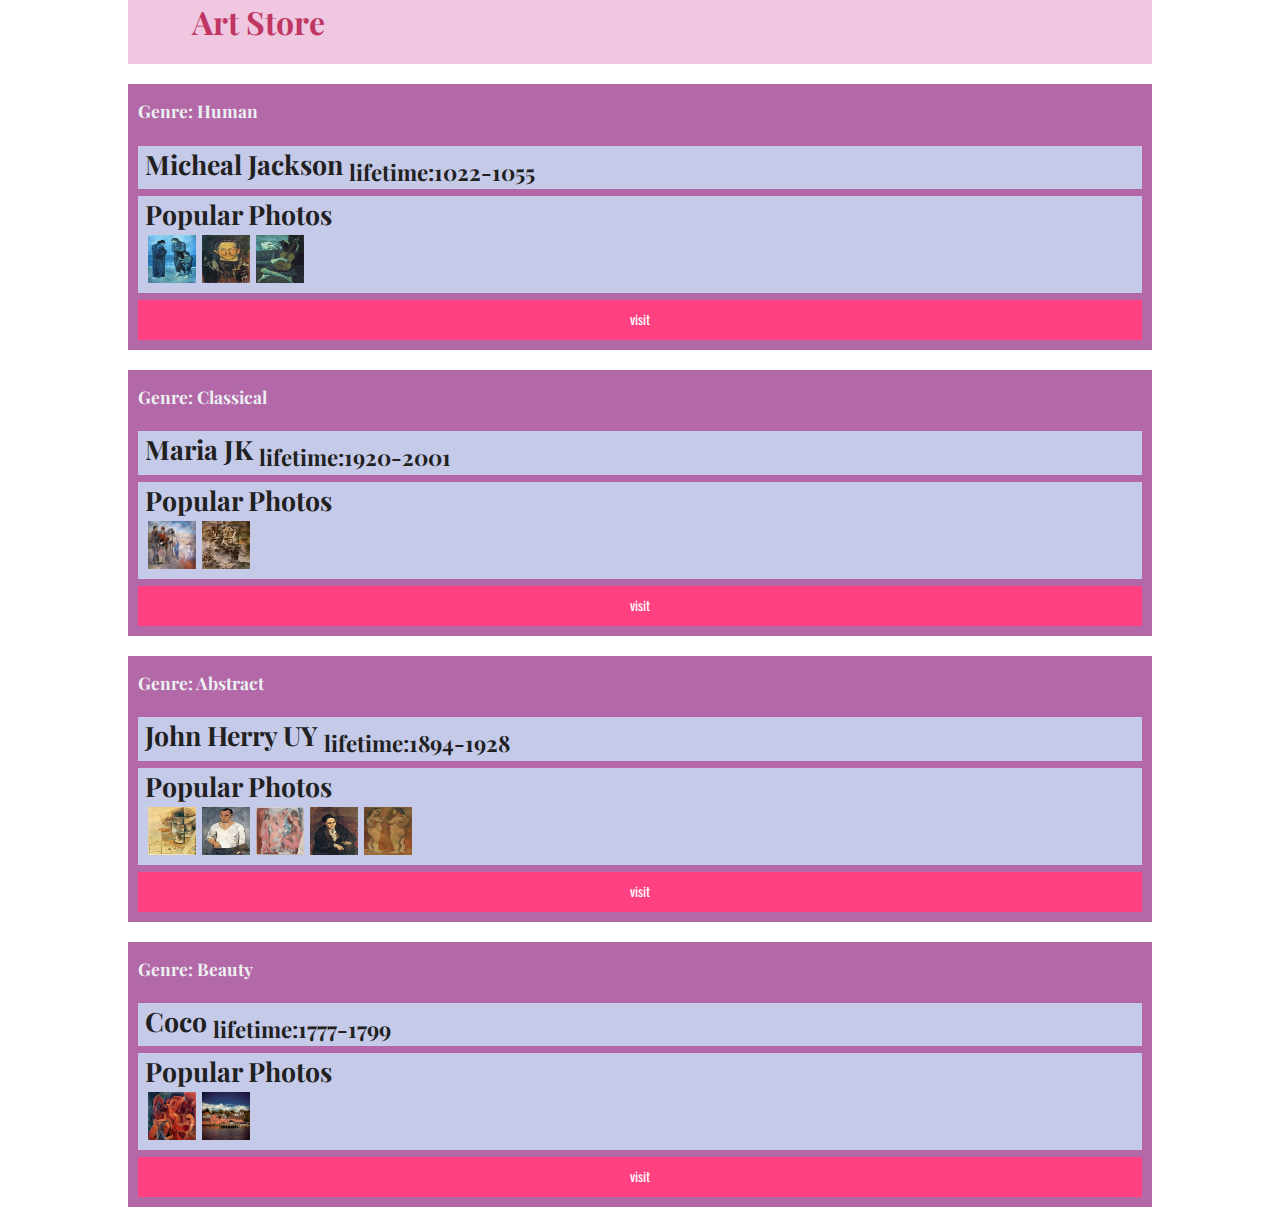
<file: lab7/lab07.html>
<!DOCTYPE html>
<html>
<head>
    <meta charset="utf-8">
    <meta name="viewport" content="initial-scale=1.0,maximum-scale=1.0,width=device-width">
    <title>Lab07</title>
    <link href="lab07.css" rel="stylesheet">
</head>
<body>
<!--header-->
<div class="header" >
    <div id="nav">
        <h1>Art Store</h1>
    </div>
</div>
<!--&lt;!&ndash;hot area&ndash;&gt;-->
<div class="flex-container justify">
<script src="./lab07.js"></script>
</div>
</body>
</html>
</file>
<file: lab1/index.css>
body{
    background: azure;
}

a{
    color: black;
    text-decoration: none;
    margin-right: 30px;
}

a:hover{
    text-decoration: underline;
}

nav h2 a{
    font-family: "Arial Black";
    color: rgb(59, 135, 236);
}

nav a:hover{
    text-decoration: none;
    color: plum;
}

aside{
    width:15%;
    float: left;
}

aside ul{
    list-style-type: none;
    font-size: 20px;
}

aside li {
    margin-bottom: 30px;
}

aside li:hover{
    list-style-type: disc;
    color: #4ac3f0;
}

aside a{
    font-family:"Arial Black";
    color: #4ac3f0;
}

aside a:hover{
    text-decoration: none;
}

#icon{
    margin-left: 200px;
}

#user {
    color: black;
    float: right;
    margin-right: 30px;
}

#user:hover{
    color: black;
    text-decoration: underline;
}

#content{
    width:60%;
    float:left;
}

#content article{
    padding: 10px;
    border: 2px dotted black;
    border-radius: 15px;
}

#content article:hover{
    background: aliceblue;
    transform: scale(1.1);
}

#content article h4{
    color: #4c79dd;
}

#content article span{
    color: #4ac3f0;
    font-size: smaller;
}

#content article small{
    font-family: "Baoli TC";
}

#content article small:hover{
    text-decoration: underline;
}

#ads{
    position: fixed;
    right: 0;
    top: 50%;
    transform: translate(0%, -50%)
}

#pages{
    text-align: center;
}

#pages span{
    font-weight: bold;
    font-size: larger;
}
</file>
<file: lab2/index.css>
body{
    background: azure;
}

a{
    color: black;
    text-decoration: none;
    margin-right: 30px;
}

a:hover{
    text-decoration: underline;
}

nav h2 a{
    font-family: "Arial Black";
    color: rgb(59, 135, 236);
}

nav a:hover{
    text-decoration: none;
    color: plum;
}

aside{
    width:15%;
    float: left;
}

aside ul{
    list-style-type: none;
    font-size: 20px;
}

aside li {
    margin-bottom: 30px;
}

aside li:hover{
    list-style-type: disc;
    color: #4ac3f0;
}

aside a{
    font-family:"Arial Black";
    color: #4ac3f0;
}

aside a:hover{
    text-decoration: none;
}

#icon{
    margin-left: 200px;
}

#user {
    color: black;
    float: right;
    margin-right: 30px;
}

#user:hover{
    color: black;
    text-decoration: underline;
}

#content{
    width:60%;
    float:left;
}

#content article{
    padding: 10px;
    border: 2px dotted black;
    border-radius: 15px;
}

#content article:hover{
    background: aliceblue;
    transform: scale(1.1);
}

#content article h4{
    color: #4c79dd;
}

#content article span{
    color: #4ac3f0;
    font-size: smaller;
}

#content article small{
    font-family: "Baoli TC";
}

#content article small:hover{
    text-decoration: underline;
}

#ads{
    position: fixed;
    right: 0;
    top: 50%;
    transform: translate(0%, -50%)
}

#pages{
    text-align: center;
}

#pages span{
    font-weight: bold;
    font-size: larger;
}
</file>
<file: lab3/css/index.css>
body{
    background: azure;
}

a{
    color: black;
    text-decoration: none;
    margin-right: 30px;
}

a:hover{
    text-decoration: underline;
}

nav h2 a{
    font-family: "Arial Black", serif;
    color: rgb(59, 135, 236);
}

nav a:hover{
    text-decoration: none;
    color: plum;
}

aside{
    width:15%;
    float: left;
}

aside ul{
    list-style-type: none;
    font-size: 20px;
}

aside li {
    margin-bottom: 30px;
}

aside li:hover{
    list-style-type: disc;
    color: #4ac3f0;
}

aside a{
    font-family: "Arial Black", serif;
    color: #4ac3f0;
}

aside a:hover{
    text-decoration: none;
}

#icon{
    margin-left: 200px;
}

#user {
    color: black;
    float: right;
    margin-right: 30px;
}

#user:hover{
    color: black;
    text-decoration: underline;
}

#content{
    width:60%;
    float:left;
}

#content article{
    padding: 10px;
    border: 2px dotted black;
    border-radius: 15px;
}

#content article:hover{
    background: aliceblue;
    transform: scale(1.1);
}

#content article h4{
    color: #4c79dd;
}

#content article span{
    color: #4ac3f0;
    font-size: smaller;
}

#content article small{
    font-family: "Baoli TC", serif;
}

#content article small:hover{
    text-decoration: underline;
}

#ads{
    position: fixed;
    right: 0;
    top: 50%;
    transform: translate(0%, -50%)
}

#pages{
    text-align: center;
}

#pages span{
    font-weight: bold;
    font-size: larger;
}
</file>
<file: lab4/index.css>
body {
    color: #5a5a5a;
    background-color: rgba(188, 255, 240, 0.29);
}

.container {
    width: inherit;
    padding-left: 10px;
    padding-right: 10px;
}

.navbar-wrapper {
    position: absolute;
    top: 0;
    right: 0;
    left: 0;
    z-index: 20;
}

.navbar {
    border-radius: 5px;
    padding-right:30px;
}

.navbar-wrapper > .container {
    padding-right: 0;
    padding-left: 0;
}

.navbar-wrapper .navbar {
    padding-right: 15px;
    padding-left: 15px;
}

.navbar-wrapper .navbar .container {
    width: auto;
}

.carousel {
    margin-top: 50px;
    height: 700px;
    margin-bottom: 60px;
}

.carousel-caption {
    z-index: 10;
}

.carousel .item {
    height: 700px;
    background-color: #777;
}

.carousel-inner > .item > img {
    position: absolute;
    top: 0;
    left: 0;
    width: 100%;
    height: 100%;
}

.row{
    width: auto;
    height: 150px;
    text-align: center;
    margin-bottom: 300px;
}

.pic{
    display: inline-block;
    width: 300px;
    height: 375px;
    background-color: #c8fcff;
    border-radius: 15px;
    text-align: left;
    padding: 25px 25px 15px 25px;
    margin: 0 50px;
    box-shadow: 2px 2px 2px #888888;
}

.pic a{
    text-decoration: none;
}

.pic:hover{
    transform: translate(-1%, -1%);
}

.last{
    float: end;
}

.pic img{
    display: inline-block;
    height:250px;
    width: 250px;
    border-radius: 15px;
}

footer{
    height: 250px;
    width: 100%;
    margin-bottom: 0;
    background-color: black;
    padding:30px 50px 0 80px;
}

footer td{
    color: white;
    font-size: 20px;
    padding:15px;
}

footer a{
    color: white;
    text-decoration: none;
}

footer a:hover{
    color: grey;
    text-decoration: none;
}

#left{
    float:left;
}

#middle{
    float: right;
    margin-right: 50px;
}

#right{
    float:right;
    margin-right: 30px;
}

#foot{
    font-family: Arial, Helvetica, sans-serif;
    text-align: center;
}

#fixed{
    display: block;
    position: fixed;
    right: 40px;
    bottom: 100px;
    border-radius: 10px;
    background-color: rgba(255, 244, 232, 0.35);
    z-index: 100;
}
</file>
<file: lab3/css/register.css>
body {
    font-family: Arial, Helvetica, sans-serif;
    margin: 0;
    color: #000000;
    background-color: #f6f6f6;
}

nav {
    float: left;
    margin: auto 3em;
    padding-left: 100px;
}

#head{
    float: right;
    margin-top: 10px;
}

header{
    text-align: center;
    height: 40px;
}

#title{
    margin-left:50px;
}

#contents{
    margin: 20px 50px;
    padding: 20px;
    background-color: azure;
}
a {
    color: #000000;
    text-decoration:none;
}

#back{
    position: fixed;
    right: 100px;
    bottom: 100px;
}

#back:hover{
    cursor: grab;
}
</file>
<file: lab5/lab05.css>
@import url(https://fonts.googleapis.com/css?family=Playfair+Display);
@import url(https://fonts.googleapis.com/css?family=Oswald);
html, body, header, footer, hgroup, nav, main, article, section, figure, figcaption, h1, h2, h3, ul, li, body, div, p, img
{
    margin: 0;
    padding: 0;
    font-size: 100%;
    vertical-align: baseline;
    border: 0;
}
body{
    max-width: 80%;
    margin: 0 auto;
    vertical-align: center;
    background-color:white;
    height: 100%;
}


#nav{
    width: 100%;
    height: auto;
    text-align: center;
    font-size: xx-large;
    background-color: rgba(203,71,152, 0.3);
}

.item{
    background-color: RGB(179,104,168);
    color: #ECF0F1;
    margin:0 auto;
    padding:2%;
    width:auto;
    height:auto;
    font-family: 'Oswald', Arial, sans-serif;
    margin-top: 2%;
    text-align: center;
    vertical-align: center;
}
.item div{
    margin-bottom: 1em;
}

.item p {
    width:100%;
    font-size: 12pt;
}

label{
    cursor: pointer;
    display: inline-block;
    padding: 3px 6px;
    text-align: right;
    width: 10em;
    vertical-align: top;
}
input{
    width: 70%;
    height: 2em;
}

button {
    font-family: 'Oswald', Arial, sans-serif;
    background-color: #FF4081;
    color: white;
    padding: 0 7px 2px 7px;
    margin-top: 7px;
    width: 90%;
    height: 3em;
    border: none;
}
button:hover {
    background-color: #FF80AB;
    cursor: pointer;
}
button:active {
    background-color: #F8BBD0;
    cursor: pointer;
}
</file>
<file: lab7/lab07.css>
@import url(https://fonts.googleapis.com/css?family=Playfair+Display);
@import url(https://fonts.googleapis.com/css?family=Oswald);

html, body, header, footer, hgroup, nav, main, article, section, figure, figcaption, h1, h2, h3, ul, li, body, div, p, img
{
    margin: 0;
    padding: 0;
    font-size: 100%;
    vertical-align: baseline;
    border: 0;
}

body{
    width: 80%;
    margin: 0 auto;
    background-color:white;
}
#nav{
    height: 4em;
    background-color: rgba(203,71,152, 0.3);
}

.header h1{
    font-family: 'Playfair Display', serif;
    font-size: 2em;
    padding-left: 2em;
    color:RGB(192,54,98);
}


.justify {
    -webkit-justify-content: space-between;
    -ms-flex-pack: justify;
    justify-content: space-between;
}

.item{
    background-color: RGB(179,104,168);
    color: #ECF0F1;
    margin:0;
    padding:10px;
    width:auto;
    height:auto;
    font-family: 'Oswald', Arial, sans-serif;
    margin-top: 2%;
}


.item p {
    width:100%;
    font-size: 12pt;
}

.item h3 {
    font-family: 'Playfair Display', serif;
    font-size: 20pt;
}

.item h4 {
    font-family: 'Playfair Display', serif;
    font-size: 13pt;
    margin-top: 5px;
}

.inner-box {
    color: #212121;
    background-color: #C5CAE9;
    padding: 0 7px 2px 7px;
    margin-top: 7px;
}
.photo {
    width: 3em;
    height: 3em;
    margin: 3px;
}

.item div img:hover{
    border-color: lightblue;
}

button {
    font-family: 'Oswald', A7   rial, sans-serif;
    background-color: #FF4081;
    color: white;
    padding: 0 7px 2px 7px;
    margin-top: 7px;
    width: 100%;
    height: 3em;
    border: none;
}
button:hover {
    background-color: #FF80AB;
    cursor: pointer;
}
button:active {
    background-color: #F8BBD0;
    cursor: pointer;
}
</file>
<file: lab4/bootstrap-3.3.7-dist/css/ie10-viewport-bug-workaround.css>
/*!
 * IE10 viewport hack for Surface/desktop Windows 8 bug
 * Copyright 2014-2015 Twitter, Inc.
 * Licensed under MIT (https://github.com/twbs/bootstrap/blob/master/LICENSE)
 */

/*
 * See the Getting Started docs for more information:
 * http://getbootstrap.com/getting-started/#support-ie10-width
 */
@-ms-viewport     { width: device-width; }
@-o-viewport      { width: device-width; }
@viewport         { width: device-width; }
</file>
